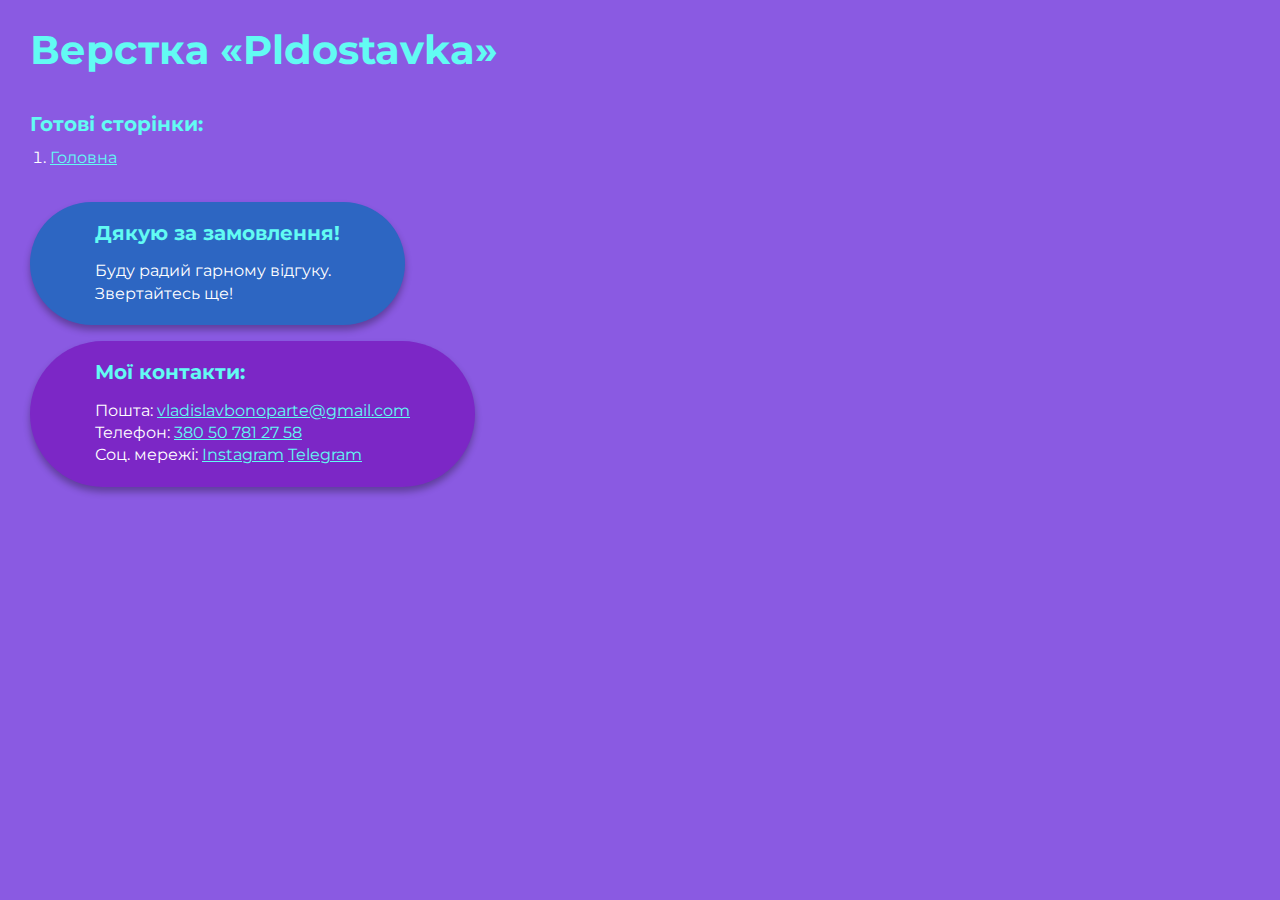
<file: index.html>
<!DOCTYPE html>
<html>

<head>
	<meta charset="UTF-8" />
	<meta name="viewport" content="width=device-width, initial-scale=1.0" />
	<title>Верстка «Pldostavka»</title>
</head>

<body>
	<div class="rootpage">
		<h1>Верстка «Pldostavka»</h1>
		<div class="rootpage__info"></div>
		<h2>Готові сторінки:</h2>
		<ol class="rootpage__list">
			<li><a target="_blank" href="home.html">Головна</a></li>
		</ol>
		<div class="rootpage__tnx">
			<h2>Дякую за замовлення!</h2>
			<p>Буду радий гарному відгуку.</p>
			<p>Звертайтесь ще!</p>
		</div>
		<div class="rootpage__contacts">
			<h2>Мої контакти:</h2>
			<p>
				Пошта:
				<a href="mailto:vladislavbonoparte@gmail.com">vladislavbonoparte@gmail.com</a>
			</p>
			<p>Телефон: <a href="tel:380507812758">380 50 781 27 58</a></p>
			<p>
				Соц. мережі:
				<a href="https://instagram.com/vladislavbonoparte" target="_blank">Instagram</a>
				<a href="https://t.me/nevmews">Telegram</a>
			</p>
		</div>
	</div>
</body>
<style>
	@charset "UTF-8";
	@import url("https://fonts.googleapis.com/css?family=Montserrat:regular,700&display=swap");

	*,
	*::before,
	*::after {
		padding: 0px;
		margin: 0px;
		border: 0px;
		box-sizing: border-box;
	}

	html,
	body {
		height: 100%;
		margin: 0;
		padding: 0;
		min-width: 320px;
		width: 100%;
		color: #fff;
		background-color: #8a5ae2;
	}

	body {
		font-family: Montserrat;
		font-size: 100%;
		line-height: 1;
		font-size: 1rem;
	}

	a {
		text-decoration: underline;
		color: #62fbf3;
	}

	a:visited {
		text-decoration: underline;
		color: rgba(98, 251, 243, 0.639);
	}

	a:hover {
		text-decoration: none;
	}

	ul li {
		list-style: none;
	}

	img {
		vertical-align: top;
	}

	.wrapper {
		width: 100%;
		min-height: 100%;
		overflow: hidden;
	}

	.rootpage {
		padding: 30px;
		display: flex;
		flex-direction: column;
		align-items: flex-start;
	}

	@media (max-width: 767px) {
		.rootpage {
			padding: 30px 15px;
		}
	}

	h1 {
		color: #62fbf3;
		font-size: 2.5rem;
		margin: 0px 0px 1.25rem 0px;
	}

	@media (max-width: 767px) {
		h1 {
			font-size: 1.85rem;
			margin: 0px 0px 1.25rem 0px;
		}
	}

	h2 {
		color: #62fbf3;
		font-size: 1.25rem;
		margin: 0px 0px 1rem 0px;
	}

	@media (max-width: 767px) {
		h2 {
			font-size: 1.125rem;
			margin: 0px 0px 1rem 0px;
		}
	}

	.rootpage__info {
		line-height: 1.4;
		margin: 0px 0px 1.5rem 0px;
	}

	.rootpage__list {
		margin: 0px 0px 2.25rem 1.25rem;
	}

	.rootpage__list li:not(:last-child) {
		margin: 0px 0px 15px 0px;
	}

	.rootpage__contacts,
	.rootpage__tnx {
		border-radius: 200px;
		padding: 20px 65px;
		line-height: 140%;
	}

	@media (max-width: 767px) {

		.rootpage__contacts,
		.rootpage__tnx {
			border-radius: 40px;
			padding: 20px;
		}
	}

	.rootpage__contacts {
		background: #7c27c6;
		box-shadow: 0 5px 7px rgba(0, 0, 0, 0.3);
	}

	.rootpage__contacts a {
		color: #62fbf3;
	}

	.rootpage__tnx {
		background: #2d66c2;
		margin: 0px 0px 1rem 0px;
		box-shadow: 0 5px 7px rgba(0, 0, 0, 0.3);
	}
</style>

</html>
</file>
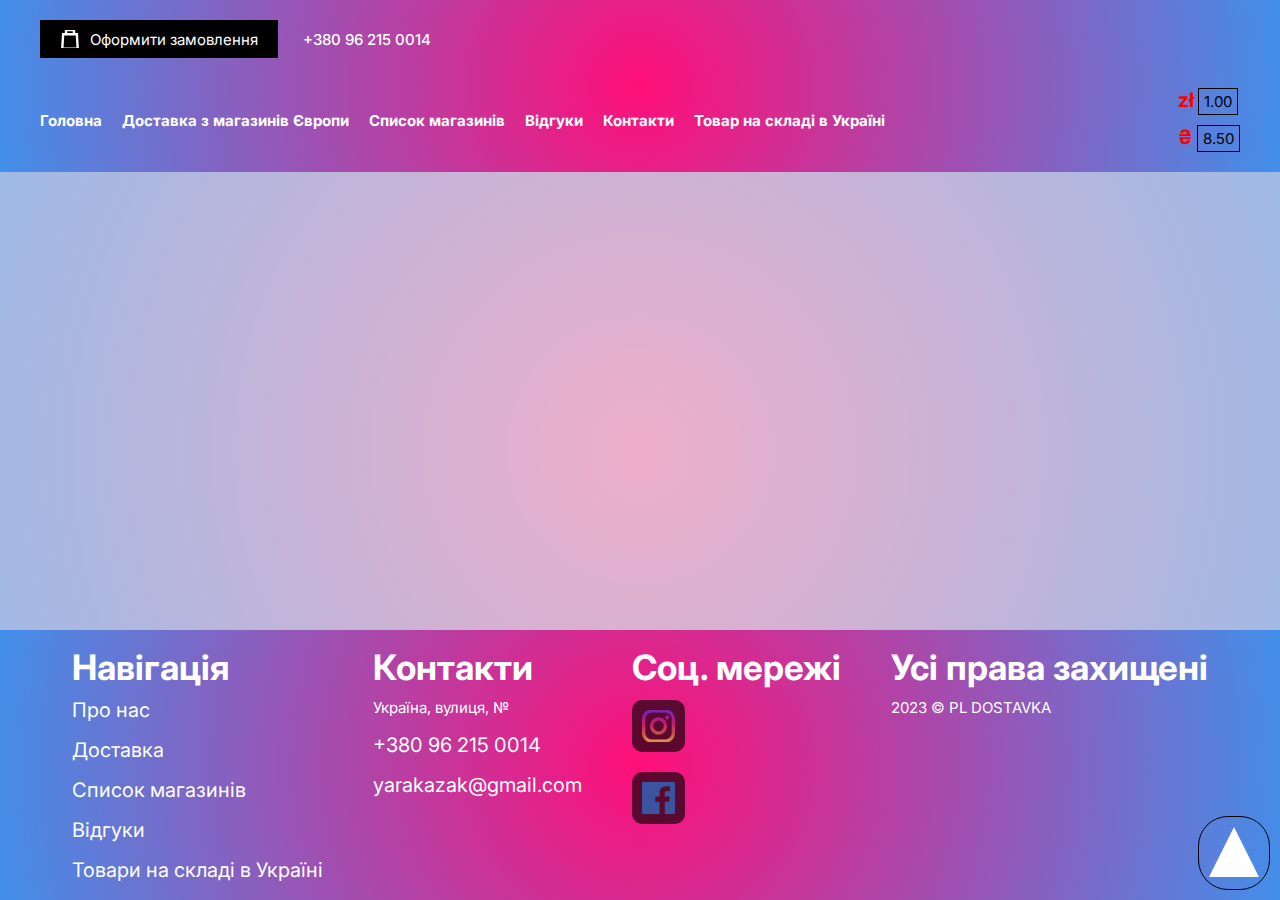
<file: about.html>
<!DOCTYPE html>
<html lang="uk">

<head>
	<title>Про нас</title>
	<meta charset="UTF-8">
	<meta name="format-detection" content="telephone=no">
	<!-- <style>body{opacity: 0;}</style> -->
	<link rel="stylesheet" href="css/style.min.css?_v=20230221135643">
	<link rel="shortcut icon" href="favicon.ico">
	<!-- <meta name="robots" content="noindex, nofollow"> -->
	<meta name="viewport" content="width=device-width, initial-scale=1.0">
</head>

<body>
	<div class="wrapper">
		<div class="page__arrow arrow">
			<a href="" class="arrow__item"><span></span></a>
		</div>
		<header class="header">
			<div class="header__container">
				<div class="header__top">
					<button type="button" class="menu__icon icon-menu"><span></span></button>
					<div data-da=".menu__body, 767.5" class="header__actions">
						<a href="booking.html" class="header__button">Оформити замовлення</a>
						<a class="header__call" href="tel:+380962150014">+380 96 215 0014</a>
					</div>
				</div>
				<div class="header__bottom">
					<div class="header__menu menu">
						<nav class="menu__body">
							<ul class="menu__list">
								<li class="menu__item"><a href="home.html" class="menu__link">Головна</a></li>
								<li class="menu__item"><a href="delivery.html" class="menu__link">Доставка з магазинів Європи</a></li>
								<li class="menu__item"><a href="list.html" class="menu__link">Список магазинів</a></li>
								<li class="menu__item"><a href="reviews.html" class="menu__link">Відгуки</a></li>
								<li class="menu__item"><a href="contacts.html" class="menu__link">Контакти</a></li>
								<li class="menu__item"><a href="stock.html" class="menu__link">Товар на складі в Україні</a></li>
							</ul>
						</nav>
					</div>
					<div class="header__rate rate">
						<ul class="rate__list">
							<li class="rate__item">
								<span>zł</span>
								<div class="rate__value">1.00</div>
							</li>
							<li class="rate__item">
								<span>₴</span>
								<div class="rate__value">8.50</div>
							</li>
						</ul>
					</div>
				</div>
			</div>
		</header>

		<main class="page"></main>
		<footer class="footer">
			<div class="footer__container">
				<div class="footer__menu">
					<h2 class="footer__title">Навігація</h2>
					<nav class="footer__nav nav">
						<ul class="nav__list">
							<li class="nav__item"><a href="about.html" class="nav__link">Про нас</a></li>
							<li class="nav__item"><a href="delivery.html" class="nav__link">Доставка</a></li>
							<li class="nav__item"><a href="list.html" class="nav__link">Список магазинів</a></li>
							<li class="nav__item"><a href="reviews.html" class="nav__link">Відгуки</a></li>
							<li class="nav__item"><a href="stock.html" class="nav__link">Товари на складі в Україні</a></li>
						</ul>
					</nav>
				</div>
				<div class="footer__contacts contacts">
					<h2 class="footer__title">Контакти</h2>
					<ul class="contacts__list">
						<li class="contacts__item">Україна, вулиця, №</li>
						<li class="contacts__item"><a href="tel:++380962150014" class="contacts__link">+380 96 215 0014</a></li>
						<li class="contacts__item"><a href="mailto: yarakazak@gmail.com" class="contacts__link"> yarakazak@gmail.com</a></li>
					</ul>
				</div>
				<div class="footer__social social">
					<h2 class="footer__title">Соц. мережі</h2>
					<ul class="social__list">
						<li class="social__item">
							<a href="https://www.instagram.com/p/CljUZ6UNMYS/?igshid=YmMyMTA2M2Y=" target="_blank" class="social__link">
								<picture><source srcset="img/footer/inst.webp" type="image/webp"><img src="img/footer/inst.png" alt="instagram" /></picture></a>
						</li>
						<li class="social__item">
							<a href="https://www.facebook.com/groups/1600153050379614" target="_blank" class="social__link">
								<picture><source srcset="img/footer/fb.webp" type="image/webp"><img src="img/footer/fb.png" alt="facebook" /></picture></a>
						</li>
					</ul>
				</div>
				<div class="footer__copyright">
					<h2 class="footer__title">Усі права захищені</h2>
					2023 © PL DOSTAVKA
				</div>
			</div>
		</footer>

	</div>
	<script src="js/app.min.js?_v=20230221135643"></script>
</body>

</html>
</file>
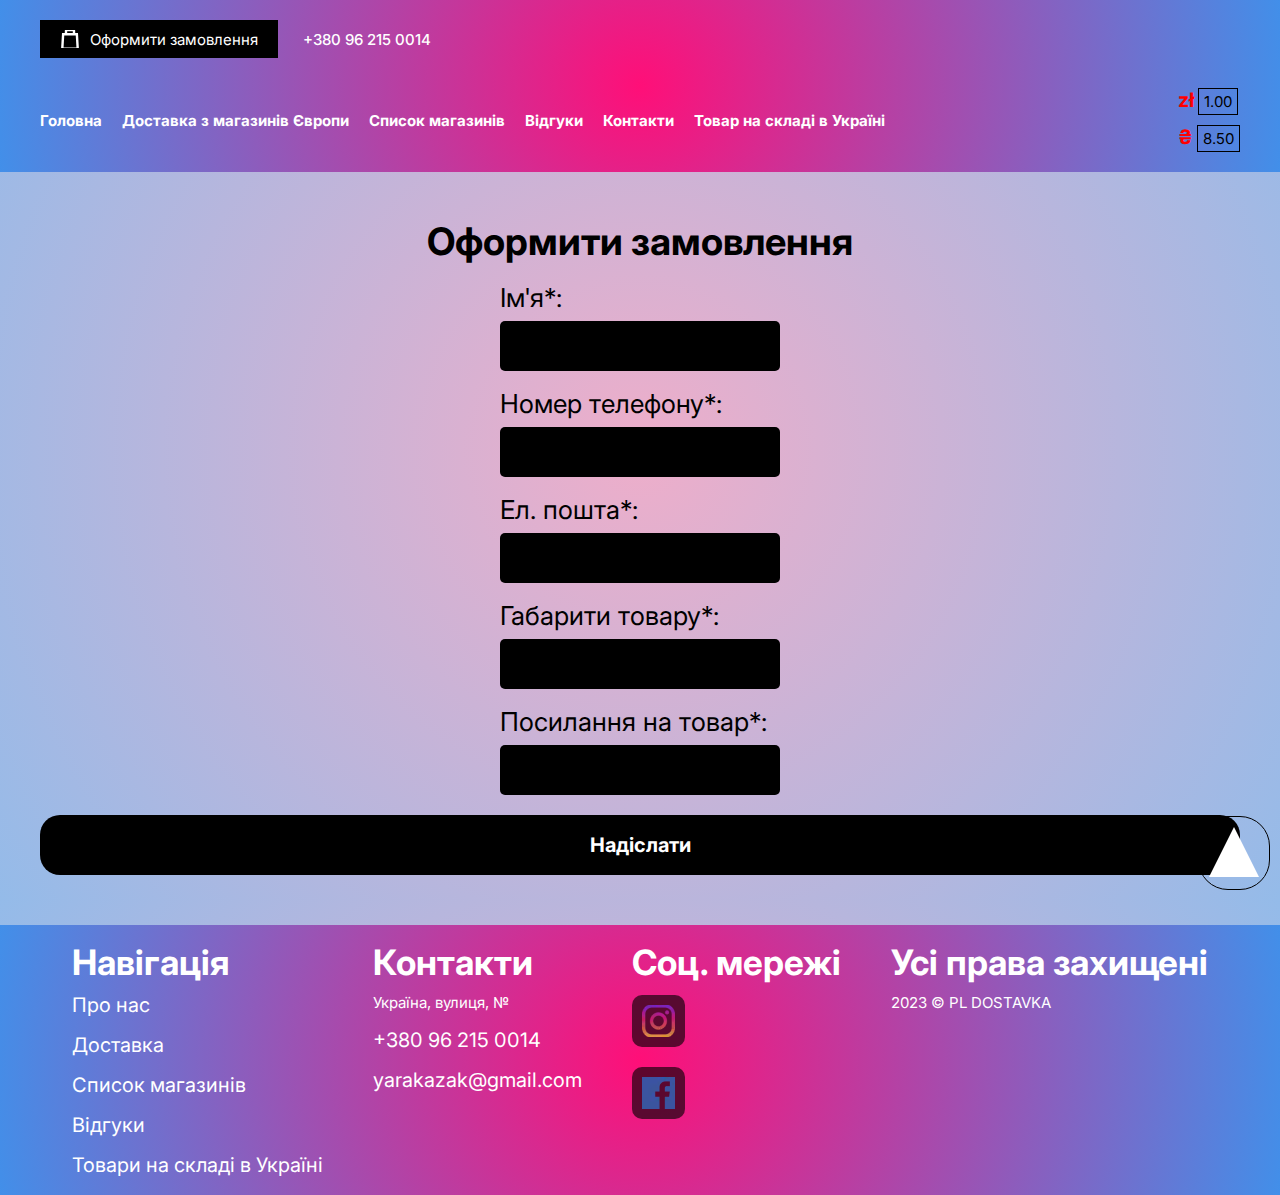
<file: booking.html>
<!DOCTYPE html>
<html lang="uk">

<head>
	<title>Оформлення замолвення</title>
	<meta charset="UTF-8">
	<meta name="format-detection" content="telephone=no">
	<!-- <style>body{opacity: 0;}</style> -->
	<link rel="stylesheet" href="css/style.min.css?_v=20230221135643">
	<link rel="shortcut icon" href="favicon.ico">
	<!-- <meta name="robots" content="noindex, nofollow"> -->
	<meta name="viewport" content="width=device-width, initial-scale=1.0">
</head>

<body>
	<div class="wrapper">
		<header class="header">
			<div class="header__container">
				<div class="header__top">
					<button type="button" class="menu__icon icon-menu"><span></span></button>
					<div data-da=".menu__body, 767.5" class="header__actions">
						<a href="booking.html" class="header__button">Оформити замовлення</a>
						<a class="header__call" href="tel:+380962150014">+380 96 215 0014</a>
					</div>
				</div>
				<div class="header__bottom">
					<div class="header__menu menu">
						<nav class="menu__body">
							<ul class="menu__list">
								<li class="menu__item"><a href="home.html" class="menu__link">Головна</a></li>
								<li class="menu__item"><a href="delivery.html" class="menu__link">Доставка з магазинів Європи</a></li>
								<li class="menu__item"><a href="list.html" class="menu__link">Список магазинів</a></li>
								<li class="menu__item"><a href="reviews.html" class="menu__link">Відгуки</a></li>
								<li class="menu__item"><a href="contacts.html" class="menu__link">Контакти</a></li>
								<li class="menu__item"><a href="stock.html" class="menu__link">Товар на складі в Україні</a></li>
							</ul>
						</nav>
					</div>
					<div class="header__rate rate">
						<ul class="rate__list">
							<li class="rate__item">
								<span>zł</span>
								<div class="rate__value">1.00</div>
							</li>
							<li class="rate__item">
								<span>₴</span>
								<div class="rate__value">8.50</div>
							</li>
						</ul>
					</div>
				</div>
			</div>
		</header>

		<main class="page">
			<div class="page__arrow arrow">
				<a href="" class="arrow__item"><span></span></a>
			</div>
			<section class="page__form form">
				<div class="form__container">
					<form action="telegram.php" method="POST" class="form__body">
						<h2 class="form__title">Оформити замовлення</h2>
						<div class="form__item">
							<label class="form__label" for="formName">Ім'я*:</label>
							<input id="formName" name="name" class="form__input _req" type="text" />
						</div>
						<div class="form__item">
							<label class="form__label" for="formPhone">Номер телефону*:</label>
							<input id="formPhone" name="phone" class="form__input _req" type="tel" />
						</div>
						<div class="form__item">
							<label class="form__label" for="formEmail">Ел. пошта*:</label>
							<input id="formEmail" name="email" class="form__input _req" type="email" />
						</div>
						<div class="form__item">
							<label class="form__label" for="formInfo">Габарити товару*:</label>
							<input id="formInfo" name="info" class="form__input _reqt" type="text" />
						</div>
						<div class="form__item">
							<label class="form__label" for="formLink">Посилання на товар*:</label>
							<input id="formLink" name="link" class="form__input _req" type="text" />
						</div>
						<button type="submit" class="form__button">Надіслати</button>
					</form>
				</div>
			</section>
		</main>
		<footer class="footer">
			<div class="footer__container">
				<div class="footer__menu">
					<h2 class="footer__title">Навігація</h2>
					<nav class="footer__nav nav">
						<ul class="nav__list">
							<li class="nav__item"><a href="about.html" class="nav__link">Про нас</a></li>
							<li class="nav__item"><a href="delivery.html" class="nav__link">Доставка</a></li>
							<li class="nav__item"><a href="list.html" class="nav__link">Список магазинів</a></li>
							<li class="nav__item"><a href="reviews.html" class="nav__link">Відгуки</a></li>
							<li class="nav__item"><a href="stock.html" class="nav__link">Товари на складі в Україні</a></li>
						</ul>
					</nav>
				</div>
				<div class="footer__contacts contacts">
					<h2 class="footer__title">Контакти</h2>
					<ul class="contacts__list">
						<li class="contacts__item">Україна, вулиця, №</li>
						<li class="contacts__item"><a href="tel:++380962150014" class="contacts__link">+380 96 215 0014</a></li>
						<li class="contacts__item"><a href="mailto: yarakazak@gmail.com" class="contacts__link"> yarakazak@gmail.com</a></li>
					</ul>
				</div>
				<div class="footer__social social">
					<h2 class="footer__title">Соц. мережі</h2>
					<ul class="social__list">
						<li class="social__item">
							<a href="https://www.instagram.com/p/CljUZ6UNMYS/?igshid=YmMyMTA2M2Y=" target="_blank" class="social__link">
								<picture><source srcset="img/footer/inst.webp" type="image/webp"><img src="img/footer/inst.png" alt="instagram" /></picture></a>
						</li>
						<li class="social__item">
							<a href="https://www.facebook.com/groups/1600153050379614" target="_blank" class="social__link">
								<picture><source srcset="img/footer/fb.webp" type="image/webp"><img src="img/footer/fb.png" alt="facebook" /></picture></a>
						</li>
					</ul>
				</div>
				<div class="footer__copyright">
					<h2 class="footer__title">Усі права захищені</h2>
					2023 © PL DOSTAVKA
				</div>
			</div>
		</footer>

	</div>
	<script src="js/app.min.js?_v=20230221135643"></script>
</body>

</html>
</file>
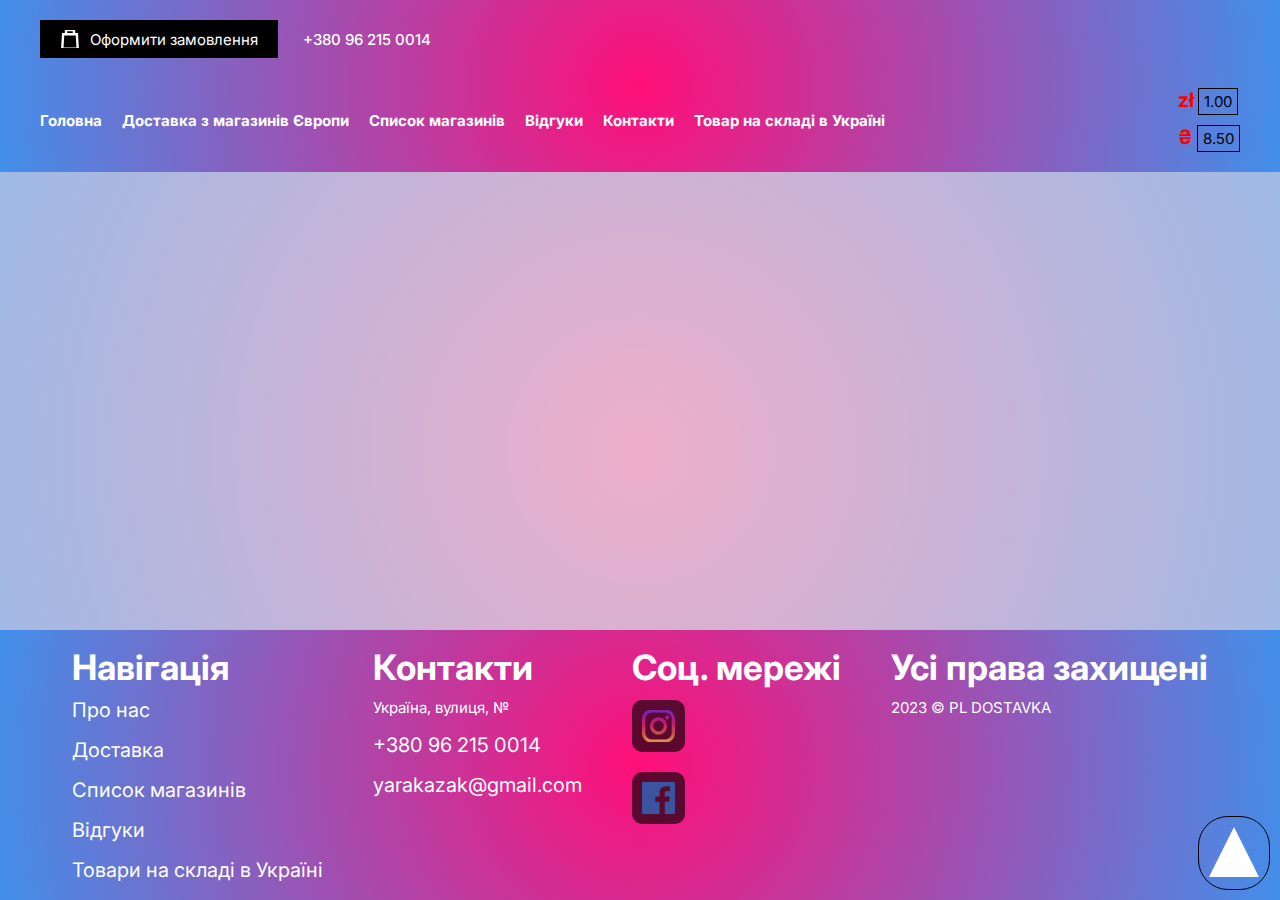
<file: contacts.html>
<!DOCTYPE html>
<html lang="uk">

<head>
	<title>Контакти</title>
	<meta charset="UTF-8">
	<meta name="format-detection" content="telephone=no">
	<!-- <style>body{opacity: 0;}</style> -->
	<link rel="stylesheet" href="css/style.min.css?_v=20230221135643">
	<link rel="shortcut icon" href="favicon.ico">
	<!-- <meta name="robots" content="noindex, nofollow"> -->
	<meta name="viewport" content="width=device-width, initial-scale=1.0">
</head>

<body>
	<div class="wrapper">
		<header class="header">
			<div class="header__container">
				<div class="header__top">
					<button type="button" class="menu__icon icon-menu"><span></span></button>
					<div data-da=".menu__body, 767.5" class="header__actions">
						<a href="booking.html" class="header__button">Оформити замовлення</a>
						<a class="header__call" href="tel:+380962150014">+380 96 215 0014</a>
					</div>
				</div>
				<div class="header__bottom">
					<div class="header__menu menu">
						<nav class="menu__body">
							<ul class="menu__list">
								<li class="menu__item"><a href="home.html" class="menu__link">Головна</a></li>
								<li class="menu__item"><a href="delivery.html" class="menu__link">Доставка з магазинів Європи</a></li>
								<li class="menu__item"><a href="list.html" class="menu__link">Список магазинів</a></li>
								<li class="menu__item"><a href="reviews.html" class="menu__link">Відгуки</a></li>
								<li class="menu__item"><a href="contacts.html" class="menu__link">Контакти</a></li>
								<li class="menu__item"><a href="stock.html" class="menu__link">Товар на складі в Україні</a></li>
							</ul>
						</nav>
					</div>
					<div class="header__rate rate">
						<ul class="rate__list">
							<li class="rate__item">
								<span>zł</span>
								<div class="rate__value">1.00</div>
							</li>
							<li class="rate__item">
								<span>₴</span>
								<div class="rate__value">8.50</div>
							</li>
						</ul>
					</div>
				</div>
			</div>
		</header>

		<main class="page">
			<div class="page__arrow arrow">
				<a href="" class="arrow__item"><span></span></a>
			</div>
		</main>
		<footer class="footer">
			<div class="footer__container">
				<div class="footer__menu">
					<h2 class="footer__title">Навігація</h2>
					<nav class="footer__nav nav">
						<ul class="nav__list">
							<li class="nav__item"><a href="about.html" class="nav__link">Про нас</a></li>
							<li class="nav__item"><a href="delivery.html" class="nav__link">Доставка</a></li>
							<li class="nav__item"><a href="list.html" class="nav__link">Список магазинів</a></li>
							<li class="nav__item"><a href="reviews.html" class="nav__link">Відгуки</a></li>
							<li class="nav__item"><a href="stock.html" class="nav__link">Товари на складі в Україні</a></li>
						</ul>
					</nav>
				</div>
				<div class="footer__contacts contacts">
					<h2 class="footer__title">Контакти</h2>
					<ul class="contacts__list">
						<li class="contacts__item">Україна, вулиця, №</li>
						<li class="contacts__item"><a href="tel:++380962150014" class="contacts__link">+380 96 215 0014</a></li>
						<li class="contacts__item"><a href="mailto: yarakazak@gmail.com" class="contacts__link"> yarakazak@gmail.com</a></li>
					</ul>
				</div>
				<div class="footer__social social">
					<h2 class="footer__title">Соц. мережі</h2>
					<ul class="social__list">
						<li class="social__item">
							<a href="https://www.instagram.com/p/CljUZ6UNMYS/?igshid=YmMyMTA2M2Y=" target="_blank" class="social__link">
								<picture><source srcset="img/footer/inst.webp" type="image/webp"><img src="img/footer/inst.png" alt="instagram" /></picture></a>
						</li>
						<li class="social__item">
							<a href="https://www.facebook.com/groups/1600153050379614" target="_blank" class="social__link">
								<picture><source srcset="img/footer/fb.webp" type="image/webp"><img src="img/footer/fb.png" alt="facebook" /></picture></a>
						</li>
					</ul>
				</div>
				<div class="footer__copyright">
					<h2 class="footer__title">Усі права захищені</h2>
					2023 © PL DOSTAVKA
				</div>
			</div>
		</footer>

	</div>
	<script src="js/app.min.js?_v=20230221135643"></script>
</body>

</html>
</file>
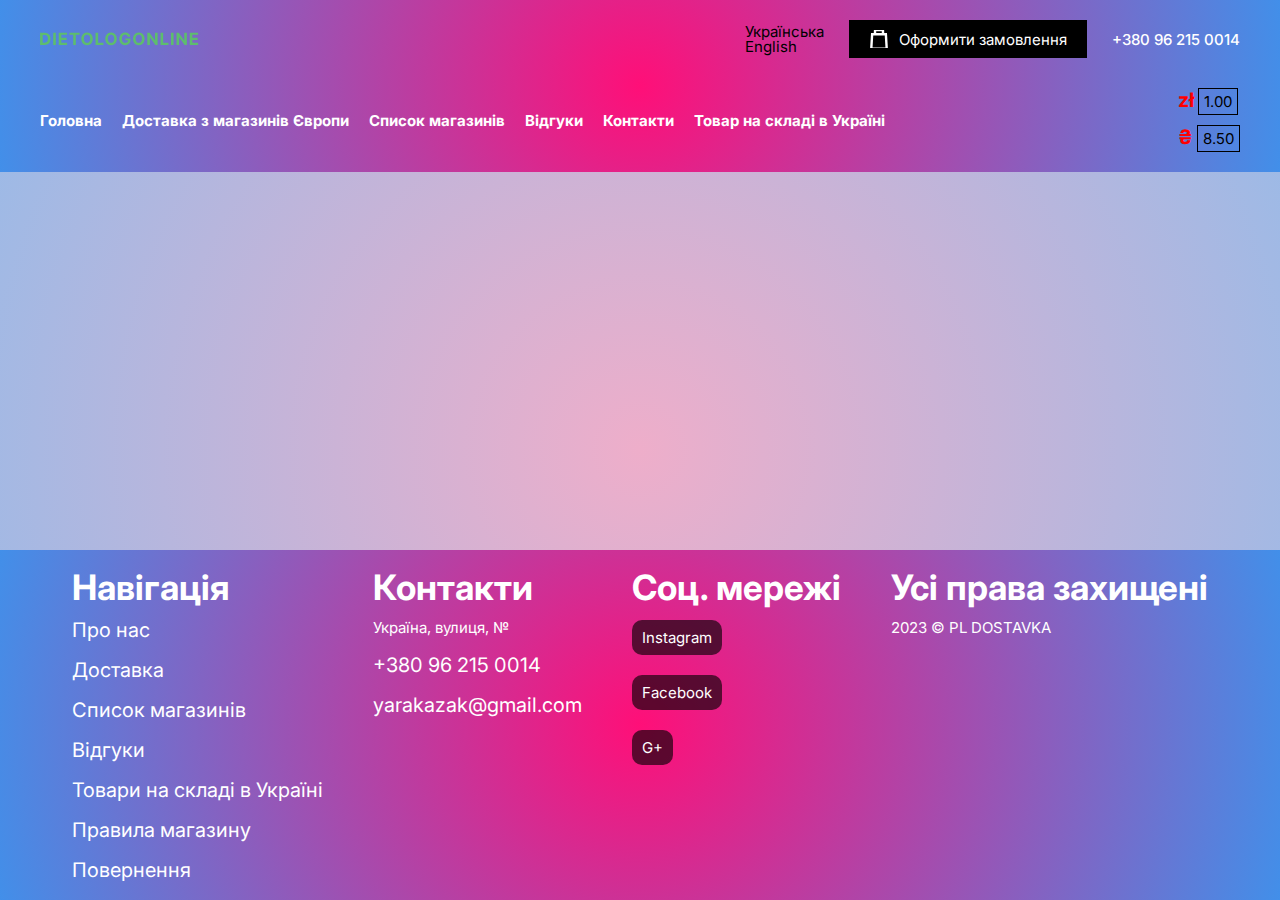
<file: delivery.html>
<!DOCTYPE html>
<html lang="uk">

<head>
	<title>HomePage</title>
	<meta charset="UTF-8">
	<meta name="format-detection" content="telephone=no">
	<!-- <style>body{opacity: 0;}</style> -->
	<link rel="stylesheet" href="css/style.min.css?_v=20230220081846">
	<link rel="shortcut icon" href="favicon.ico">
	<!-- <meta name="robots" content="noindex, nofollow"> -->
	<meta name="viewport" content="width=device-width, initial-scale=1.0">
</head>

<body>
	<div class="wrapper">
		<header class="header">
			<div class="header__container">
				<div class="header__top">
					<a href="home.html" class="header__logo"><img src="img/header/logo.svg" alt="" /></a>
					<button type="button" class="menu__icon icon-menu"><span></span></button>
					<div data-da=".menu__body, 767.5" class="header__actions">
						<div class="header__languages languages">
							<ul class="languages__list">
								<li class="languages__item"><a href="" class="languages__language">Українська</a></li>
								<li class="languages__item"><a href="" class="languages__language">English</a></li>
							</ul>
						</div>
						<a href="booking.html" class="header__button">Оформити замовлення</a>
						<a class="header__call" href="tel:+380962150014">+380 96 215 0014</a>
					</div>
				</div>
				<div class="header__bottom">
					<div class="header__menu menu">
						<nav class="menu__body">
							<ul class="menu__list">
								<li class="menu__item"><a href="home.html" class="menu__link">Головна</a></li>
								<li class="menu__item"><a href="delivery.html" class="menu__link">Доставка з магазинів Європи</a></li>
								<li class="menu__item"><a href="list.html" class="menu__link">Список магазинів</a></li>
								<li class="menu__item"><a href="reviews.html" class="menu__link">Відгуки</a></li>
								<li class="menu__item"><a href="contacts.html" class="menu__link">Контакти</a></li>
								<li class="menu__item"><a href="stock.html" class="menu__link">Товар на складі в Україні</a></li>
							</ul>
						</nav>
					</div>
					<div class="header__rate rate">
						<ul class="rate__list">
							<li class="rate__item">
								<span>zł</span>
								<div class="rate__value">1.00</div>
							</li>
							<li class="rate__item">
								<span>₴</span>
								<div class="rate__value">8.50</div>
							</li>
						</ul>
					</div>
				</div>
			</div>
		</header>

		<main class="page"></main>
		<footer class="footer">
			<div class="footer__container">
				<div class="footer__menu">
					<h2 class="footer__title">Навігація</h2>
					<nav class="footer__nav nav">
						<ul class="nav__list">
							<li class="nav__item"><a href="" class="nav__link">Про нас</a></li>
							<li class="nav__item"><a href="" class="nav__link">Доставка</a></li>
							<li class="nav__item"><a href="" class="nav__link">Список магазинів</a></li>
							<li class="nav__item"><a href="" class="nav__link">Відгуки</a></li>
							<li class="nav__item"><a href="" class="nav__link">Товари на складі в Україні</a></li>
							<li class="nav__item"><a href="" class="nav__link">Правила магазину</a></li>
							<li class="nav__item"><a href="" class="nav__link">Повернення</a></li>
						</ul>
					</nav>
				</div>
				<div class="footer__contacts contacts">
					<h2 class="footer__title">Контакти</h2>
					<ul class="contacts__list">
						<li class="contacts__item">Україна, вулиця, №</li>
						<li class="contacts__item"><a href="tel:++380962150014" class="contacts__link">+380 96 215 0014</a></li>
						<li class="contacts__item"><a href="mailto: yarakazak@gmail.com" class="contacts__link"> yarakazak@gmail.com</a></li>
					</ul>
				</div>
				<div class="footer__social social">
					<h2 class="footer__title">Соц. мережі</h2>
					<ul class="social__list">
						<li class="social__item"><a href="" class="social__link">Instagram</a></li>
						<li class="social__item"><a href="" class="social__link">Facebook</a></li>
						<li class="social__item"><a href="" class="social__link">G+</a></li>
					</ul>
				</div>
				<div class="footer__copyright">
					<h2 class="footer__title">Усі права захищені</h2>
					2023 © PL DOSTAVKA
				</div>
			</div>
		</footer>

	</div>
	<script src="js/app.min.js?_v=20230220081846"></script>
</body>

</html>
</file>
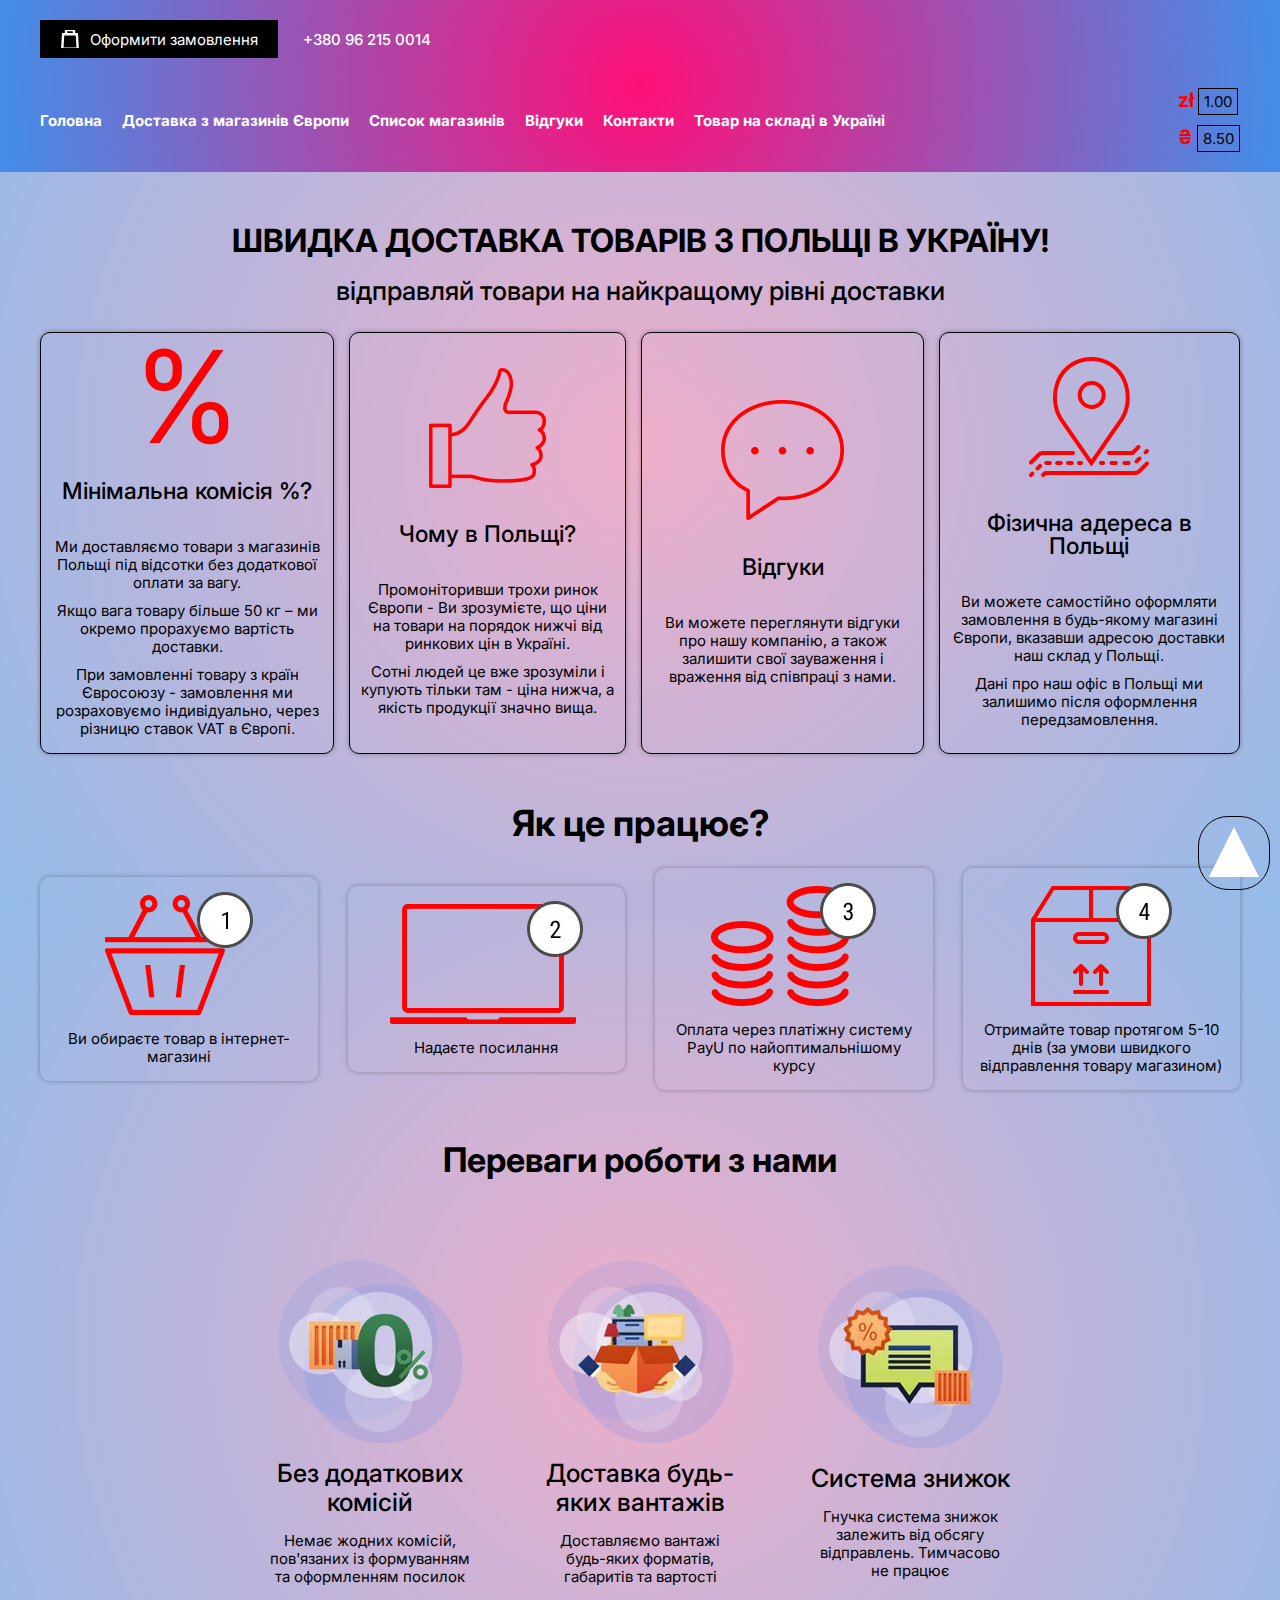
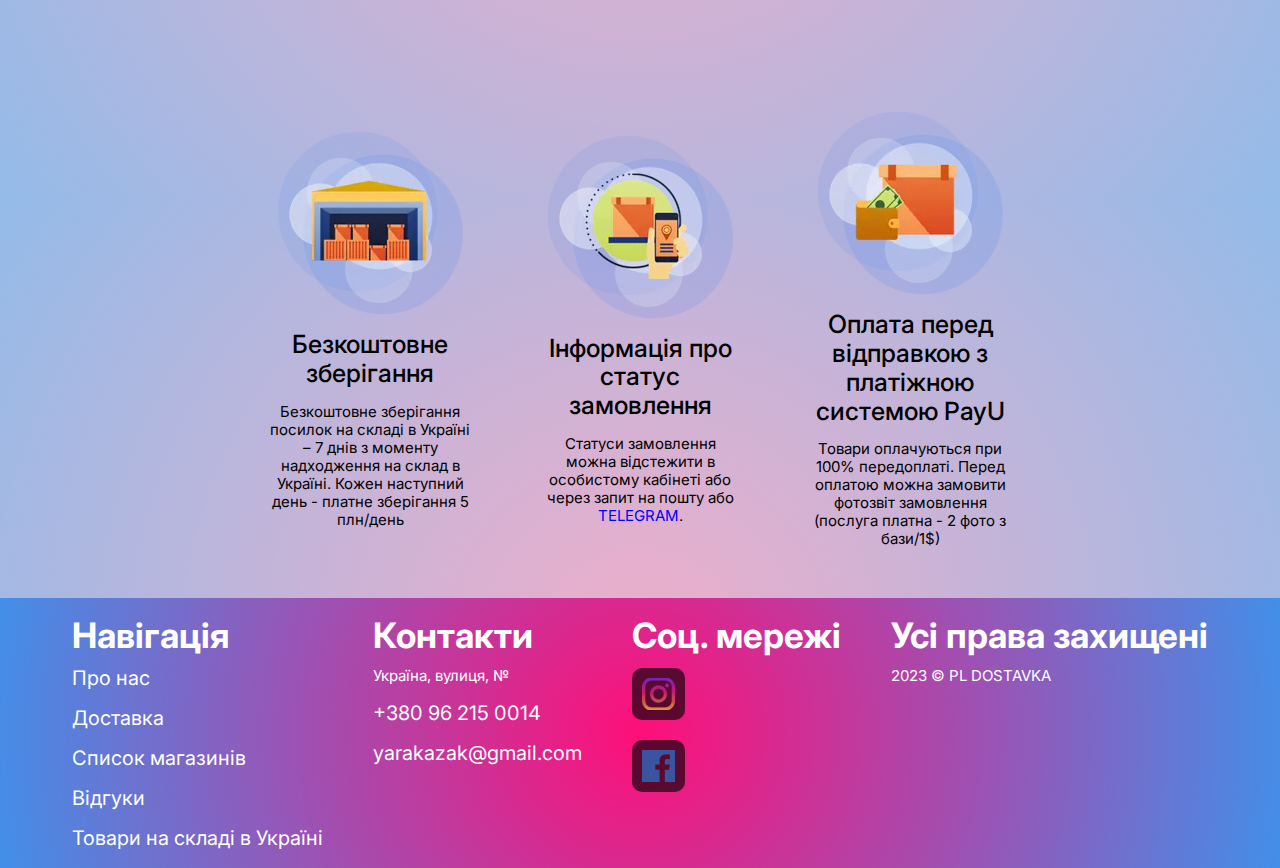
<file: home.html>
<!DOCTYPE html>
<html lang="uk">

<head>
	<title>Головна</title>
	<meta charset="UTF-8">
	<meta name="format-detection" content="telephone=no">
	<!-- <style>body{opacity: 0;}</style> -->
	<link rel="stylesheet" href="css/style.min.css?_v=20230221135643">
	<link rel="shortcut icon" href="favicon.ico">
	<!-- <meta name="robots" content="noindex, nofollow"> -->
	<meta name="viewport" content="width=device-width, initial-scale=1.0">
</head>

<body>
	<div class="wrapper">
		<header class="header">
			<div class="header__container">
				<div class="header__top">
					<button type="button" class="menu__icon icon-menu"><span></span></button>
					<div data-da=".menu__body, 767.5" class="header__actions">
						<a href="booking.html" class="header__button">Оформити замовлення</a>
						<a class="header__call" href="tel:+380962150014">+380 96 215 0014</a>
					</div>
				</div>
				<div class="header__bottom">
					<div class="header__menu menu">
						<nav class="menu__body">
							<ul class="menu__list">
								<li class="menu__item"><a href="home.html" class="menu__link">Головна</a></li>
								<li class="menu__item"><a href="delivery.html" class="menu__link">Доставка з магазинів Європи</a></li>
								<li class="menu__item"><a href="list.html" class="menu__link">Список магазинів</a></li>
								<li class="menu__item"><a href="reviews.html" class="menu__link">Відгуки</a></li>
								<li class="menu__item"><a href="contacts.html" class="menu__link">Контакти</a></li>
								<li class="menu__item"><a href="stock.html" class="menu__link">Товар на складі в Україні</a></li>
							</ul>
						</nav>
					</div>
					<div class="header__rate rate">
						<ul class="rate__list">
							<li class="rate__item">
								<span>zł</span>
								<div class="rate__value">1.00</div>
							</li>
							<li class="rate__item">
								<span>₴</span>
								<div class="rate__value">8.50</div>
							</li>
						</ul>
					</div>
				</div>
			</div>
		</header>

		<main class="page">
			<div class="page__arrow arrow">
				<a href="" class="arrow__item"><span></span></a>
			</div>
			<section class="page__main-block main-block">
				<div class="main-block__container">
					<div class="main-block__label">
						<h1 class="main-block__title">ШВИДКА ДОСТАВКА ТОВАРІВ З ПОЛЬЩІ В УКРАЇНУ!</h1>
						<h2 class="main-block__subtitle">відправляй товари на найкращому рівні доставки</h2>
					</div>
					<div class="main-block__row">
						<div class="main-block__column">
							<div class="main-block__icon">
								<picture><source srcset="img/MainBlock/01.webp" type="image/webp"><img src="img/MainBlock/01.png" alt="" /></picture>
							</div>
							<h3 class="main-block__caption">Мінімальна комісія %?</h3>
							<div class="main-block__text">
								<p>Ми доставляємо товари з магазинів Польщі під відсотки без додаткової оплати за вагу.</p>
								<p>Якщо вага товару більше 50 кг – ми окремо прорахуємо вартість доставки.</p>
								<p>
									При замовленні товару з країн Євросоюзу - замовлення ми розраховуємо індивідуально, через різницю ставок VAT в Європі.
								</p>
							</div>
						</div>
						<div class="main-block__column">
							<div class="main-block__icon">
								<picture><source srcset="img/MainBlock/02.webp" type="image/webp"><img src="img/MainBlock/02.png" alt="" /></picture>
							</div>
							<h3 class="main-block__caption">Чому в Польщі?</h3>
							<div class="main-block__text">
								<p>Промоніторивши трохи ринок Європи - Ви зрозумієте, що ціни на товари на порядок нижчі від ринкових цін в Україні.</p>
								<p>Сотні людей це вже зрозуміли і купують тільки там - ціна нижча, а якість продукції значно вища.</p>
							</div>
						</div>
						<div class="main-block__column">
							<div class="main-block__icon">
								<picture><source srcset="img/MainBlock/03.webp" type="image/webp"><img src="img/MainBlock/03.png" alt="" /></picture>
							</div>
							<h3 class="main-block__caption">Відгуки</h3>
							<div class="main-block__text">
								<p>Ви можете переглянути відгуки про нашу компанію, а також залишити свої зауваження і враження від співпраці з нами.</p>
							</div>
						</div>
						<div class="main-block__column">
							<div class="main-block__icon">
								<picture><source srcset="img/MainBlock/04.webp" type="image/webp"><img src="img/MainBlock/04.png" alt="" /></picture>
							</div>
							<h3 class="main-block__caption">Фізична адереса в Польщі</h3>
							<div class="main-block__text">
								<p>
									Ви можете самостійно оформляти замовлення в будь-якому магазині Європи, вказавши адресою доставки наш склад у Польщі.
								</p>
								<p>Дані про наш офіс в Польщі ми залишимо після оформлення передзамовлення.</p>
							</div>
						</div>
					</div>
				</div>
			</section>
			<section class="page__how how">
				<div class="how__container">
					<h2 class="how__title">Як це працює?</h2>
					<div class="how__row">
						<div class="how__column">
							<div class="how__icon">
								<picture><source srcset="img/how/01.webp" type="image/webp"><img src="img/how/01.png" alt="" /></picture>
							</div>
							<div class="how__text">
								<p>Ви обираєте товар в інтернет-магазині</p>
							</div>
						</div>
						<div class="how__column">
							<div class="how__icon">
								<picture><source srcset="img/how/02.webp" type="image/webp"><img src="img/how/02.png" alt="" /></picture>
							</div>
							<div class="how__text">
								<p>Надаєте посилання</p>
							</div>
						</div>
						<div class="how__column">
							<div class="how__icon">
								<picture><source srcset="img/how/03.webp" type="image/webp"><img src="img/how/03.png" alt="" /></picture>
							</div>
							<div class="how__text">
								<p>Оплата через платіжну систему PayU по найоптимальнішому курсу</p>
							</div>
						</div>
						<div class="how__column">
							<div class="how__icon">
								<picture><source srcset="img/how/04.webp" type="image/webp"><img src="img/how/04.png" alt="" /></picture>
							</div>
							<div class="how__text">
								<p>Отримайте товар протягом 5-10 днів (за умови швидкого відправлення товару магазином)</p>
							</div>
						</div>
					</div>
				</div>
			</section>
			<section class="page__features features">
				<div class="features__container">
					<h2 class="features__title">Переваги роботи з нами</h2>
					<div class="features__row">
						<div class="features__column">
							<div class="features__icon">
								<picture><source srcset="img/features/01.webp" type="image/webp"><img src="img/features/01.png" alt="" /></picture>
							</div>
							<h3 class="features__caption">Без додаткових комісій</h3>
							<div class="features__text">
								<p>Немає жодних комісій, пов'язаних із формуванням та оформленням посилок</p>
							</div>
						</div>
						<div class="features__column">
							<div class="features__icon">
								<picture><source srcset="img/features/02.webp" type="image/webp"><img src="img/features/02.png" alt="" /></picture>
							</div>
							<h3 class="features__caption">Безкоштовне зберігання</h3>
							<div class="features__text">
								<p>
									Безкоштовне зберігання посилок на складі в Україні – 7 днів з моменту надходження на склад в Україні. Кожен наступний
									день - платне зберігання 5 плн/день
								</p>
							</div>
						</div>
						<div class="features__column">
							<div class="features__icon">
								<picture><source srcset="img/features/03.webp" type="image/webp"><img src="img/features/03.png" alt="" /></picture>
							</div>
							<h3 class="features__caption">Доставка будь-яких вантажів</h3>
							<div class="features__text">
								<p>Доставляємо вантажі будь-яких форматів, габаритів та вартості</p>
							</div>
						</div>
						<div class="features__column">
							<div class="features__icon">
								<picture><source srcset="img/features/04.webp" type="image/webp"><img src="img/features/04.png" alt="" /></picture>
							</div>
							<h3 class="features__caption">Інформація про статус замовлення</h3>
							<div class="features__text">
								<p>
									Статуси замовлення можна відстежити в особистому кабінеті або через запит на пошту або
									<a style="color: blue" href="https://t.me/pldostavka">TELEGRAM</a>.
								</p>
							</div>
						</div>
						<div class="features__column">
							<div class="features__icon">
								<picture><source srcset="img/features/05.webp" type="image/webp"><img src="img/features/05.png" alt="" /></picture>
							</div>
							<h3 class="features__caption">Система знижок</h3>
							<div class="features__text">
								<p>Гнучка система знижок залежить від обсягу відправлень. Тимчасово не працює</p>
							</div>
						</div>
						<div class="features__column">
							<div class="features__icon">
								<picture><source srcset="img/features/06.webp" type="image/webp"><img src="img/features/06.png" alt="" /></picture>
							</div>
							<h3 class="features__caption">Оплата перед відправкою з платіжною системою PayU</h3>
							<div class="features__text">
								<p>
									Товари оплачуються при 100% передоплаті. Перед оплатою можна замовити фотозвіт замовлення (послуга платна - 2 фото з
									бази/1$)
								</p>
							</div>
						</div>
					</div>
				</div>
			</section>
		</main>
		<footer class="footer">
			<div class="footer__container">
				<div class="footer__menu">
					<h2 class="footer__title">Навігація</h2>
					<nav class="footer__nav nav">
						<ul class="nav__list">
							<li class="nav__item"><a href="about.html" class="nav__link">Про нас</a></li>
							<li class="nav__item"><a href="delivery.html" class="nav__link">Доставка</a></li>
							<li class="nav__item"><a href="list.html" class="nav__link">Список магазинів</a></li>
							<li class="nav__item"><a href="reviews.html" class="nav__link">Відгуки</a></li>
							<li class="nav__item"><a href="stock.html" class="nav__link">Товари на складі в Україні</a></li>
						</ul>
					</nav>
				</div>
				<div class="footer__contacts contacts">
					<h2 class="footer__title">Контакти</h2>
					<ul class="contacts__list">
						<li class="contacts__item">Україна, вулиця, №</li>
						<li class="contacts__item"><a href="tel:++380962150014" class="contacts__link">+380 96 215 0014</a></li>
						<li class="contacts__item"><a href="mailto: yarakazak@gmail.com" class="contacts__link"> yarakazak@gmail.com</a></li>
					</ul>
				</div>
				<div class="footer__social social">
					<h2 class="footer__title">Соц. мережі</h2>
					<ul class="social__list">
						<li class="social__item">
							<a href="https://www.instagram.com/p/CljUZ6UNMYS/?igshid=YmMyMTA2M2Y=" target="_blank" class="social__link">
								<picture><source srcset="img/footer/inst.webp" type="image/webp"><img src="img/footer/inst.png" alt="instagram" /></picture></a>
						</li>
						<li class="social__item">
							<a href="https://www.facebook.com/groups/1600153050379614" target="_blank" class="social__link">
								<picture><source srcset="img/footer/fb.webp" type="image/webp"><img src="img/footer/fb.png" alt="facebook" /></picture></a>
						</li>
					</ul>
				</div>
				<div class="footer__copyright">
					<h2 class="footer__title">Усі права захищені</h2>
					2023 © PL DOSTAVKA
				</div>
			</div>
		</footer>

	</div>
	<script src="js/app.min.js?_v=20230221135643"></script>
</body>

</html>
</file>
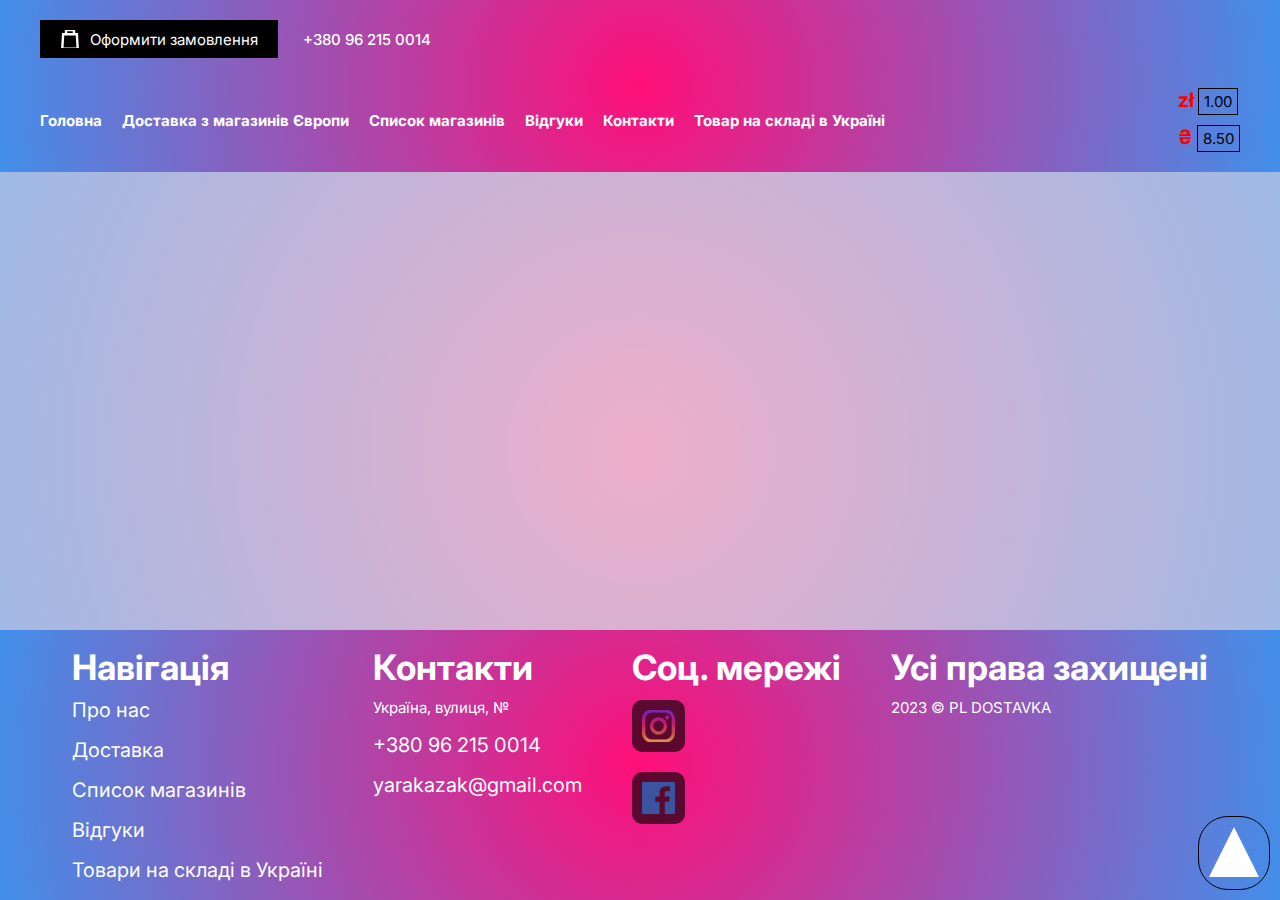
<file: list.html>
<!DOCTYPE html>
<html lang="uk">

<head>
	<title>Список магазинів</title>
	<meta charset="UTF-8">
	<meta name="format-detection" content="telephone=no">
	<!-- <style>body{opacity: 0;}</style> -->
	<link rel="stylesheet" href="css/style.min.css?_v=20230221135643">
	<link rel="shortcut icon" href="favicon.ico">
	<!-- <meta name="robots" content="noindex, nofollow"> -->
	<meta name="viewport" content="width=device-width, initial-scale=1.0">
</head>

<body>
	<div class="wrapper">
		<header class="header">
			<div class="header__container">
				<div class="header__top">
					<button type="button" class="menu__icon icon-menu"><span></span></button>
					<div data-da=".menu__body, 767.5" class="header__actions">
						<a href="booking.html" class="header__button">Оформити замовлення</a>
						<a class="header__call" href="tel:+380962150014">+380 96 215 0014</a>
					</div>
				</div>
				<div class="header__bottom">
					<div class="header__menu menu">
						<nav class="menu__body">
							<ul class="menu__list">
								<li class="menu__item"><a href="home.html" class="menu__link">Головна</a></li>
								<li class="menu__item"><a href="delivery.html" class="menu__link">Доставка з магазинів Європи</a></li>
								<li class="menu__item"><a href="list.html" class="menu__link">Список магазинів</a></li>
								<li class="menu__item"><a href="reviews.html" class="menu__link">Відгуки</a></li>
								<li class="menu__item"><a href="contacts.html" class="menu__link">Контакти</a></li>
								<li class="menu__item"><a href="stock.html" class="menu__link">Товар на складі в Україні</a></li>
							</ul>
						</nav>
					</div>
					<div class="header__rate rate">
						<ul class="rate__list">
							<li class="rate__item">
								<span>zł</span>
								<div class="rate__value">1.00</div>
							</li>
							<li class="rate__item">
								<span>₴</span>
								<div class="rate__value">8.50</div>
							</li>
						</ul>
					</div>
				</div>
			</div>
		</header>

		<main class="page">
			<div class="page__arrow arrow">
				<a href="" class="arrow__item"><span></span></a>
			</div>
		</main>
		<footer class="footer">
			<div class="footer__container">
				<div class="footer__menu">
					<h2 class="footer__title">Навігація</h2>
					<nav class="footer__nav nav">
						<ul class="nav__list">
							<li class="nav__item"><a href="about.html" class="nav__link">Про нас</a></li>
							<li class="nav__item"><a href="delivery.html" class="nav__link">Доставка</a></li>
							<li class="nav__item"><a href="list.html" class="nav__link">Список магазинів</a></li>
							<li class="nav__item"><a href="reviews.html" class="nav__link">Відгуки</a></li>
							<li class="nav__item"><a href="stock.html" class="nav__link">Товари на складі в Україні</a></li>
						</ul>
					</nav>
				</div>
				<div class="footer__contacts contacts">
					<h2 class="footer__title">Контакти</h2>
					<ul class="contacts__list">
						<li class="contacts__item">Україна, вулиця, №</li>
						<li class="contacts__item"><a href="tel:++380962150014" class="contacts__link">+380 96 215 0014</a></li>
						<li class="contacts__item"><a href="mailto: yarakazak@gmail.com" class="contacts__link"> yarakazak@gmail.com</a></li>
					</ul>
				</div>
				<div class="footer__social social">
					<h2 class="footer__title">Соц. мережі</h2>
					<ul class="social__list">
						<li class="social__item">
							<a href="https://www.instagram.com/p/CljUZ6UNMYS/?igshid=YmMyMTA2M2Y=" target="_blank" class="social__link">
								<picture><source srcset="img/footer/inst.webp" type="image/webp"><img src="img/footer/inst.png" alt="instagram" /></picture></a>
						</li>
						<li class="social__item">
							<a href="https://www.facebook.com/groups/1600153050379614" target="_blank" class="social__link">
								<picture><source srcset="img/footer/fb.webp" type="image/webp"><img src="img/footer/fb.png" alt="facebook" /></picture></a>
						</li>
					</ul>
				</div>
				<div class="footer__copyright">
					<h2 class="footer__title">Усі права захищені</h2>
					2023 © PL DOSTAVKA
				</div>
			</div>
		</footer>

	</div>
	<script src="js/app.min.js?_v=20230221135643"></script>
</body>

</html>
</file>
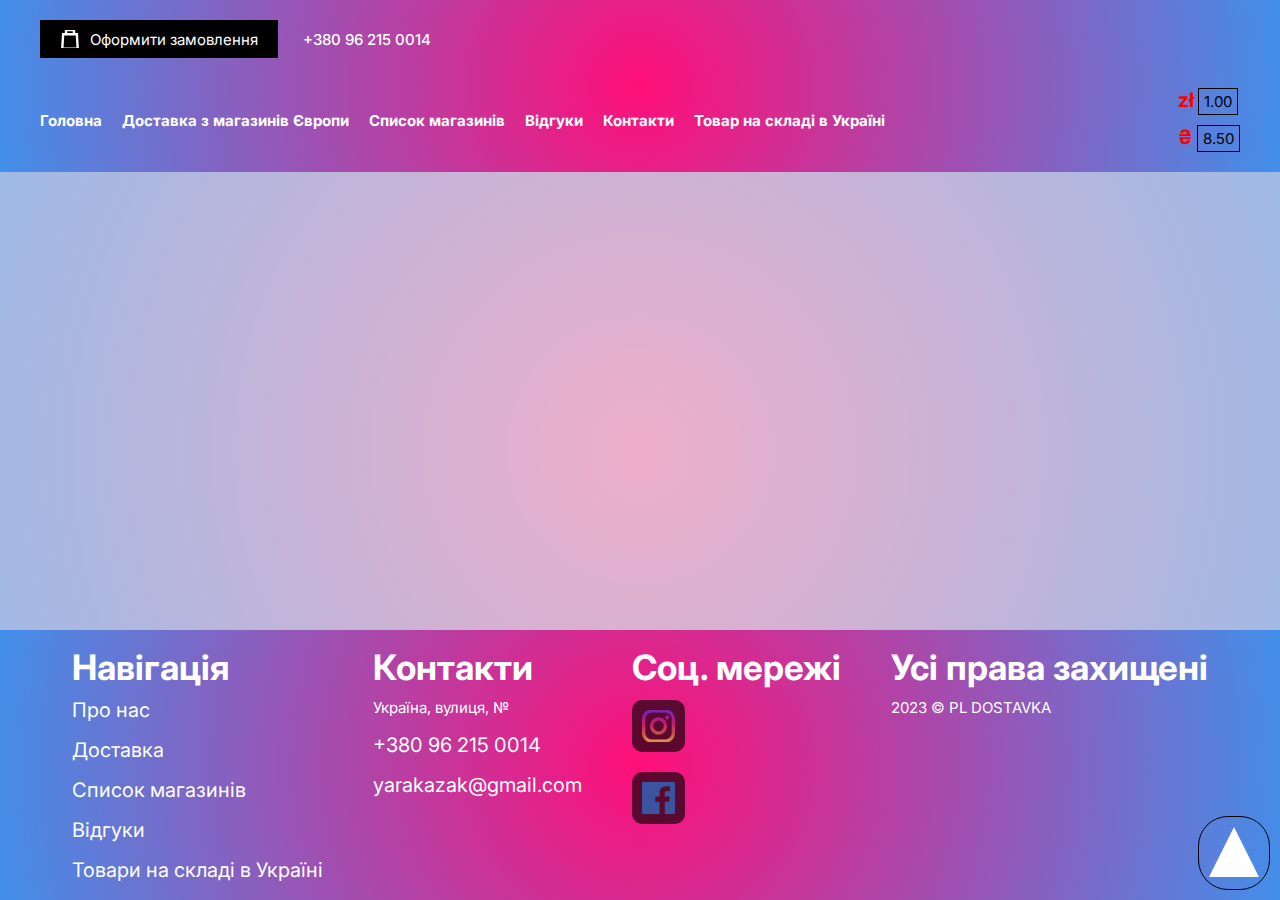
<file: reviews.html>
<!DOCTYPE html>
<html lang="uk">

<head>
	<title>Відгуки</title>
	<meta charset="UTF-8">
	<meta name="format-detection" content="telephone=no">
	<!-- <style>body{opacity: 0;}</style> -->
	<link rel="stylesheet" href="css/style.min.css?_v=20230221135643">
	<link rel="shortcut icon" href="favicon.ico">
	<!-- <meta name="robots" content="noindex, nofollow"> -->
	<meta name="viewport" content="width=device-width, initial-scale=1.0">
</head>

<body>
	<div class="wrapper">
		<header class="header">
			<div class="header__container">
				<div class="header__top">
					<button type="button" class="menu__icon icon-menu"><span></span></button>
					<div data-da=".menu__body, 767.5" class="header__actions">
						<a href="booking.html" class="header__button">Оформити замовлення</a>
						<a class="header__call" href="tel:+380962150014">+380 96 215 0014</a>
					</div>
				</div>
				<div class="header__bottom">
					<div class="header__menu menu">
						<nav class="menu__body">
							<ul class="menu__list">
								<li class="menu__item"><a href="home.html" class="menu__link">Головна</a></li>
								<li class="menu__item"><a href="delivery.html" class="menu__link">Доставка з магазинів Європи</a></li>
								<li class="menu__item"><a href="list.html" class="menu__link">Список магазинів</a></li>
								<li class="menu__item"><a href="reviews.html" class="menu__link">Відгуки</a></li>
								<li class="menu__item"><a href="contacts.html" class="menu__link">Контакти</a></li>
								<li class="menu__item"><a href="stock.html" class="menu__link">Товар на складі в Україні</a></li>
							</ul>
						</nav>
					</div>
					<div class="header__rate rate">
						<ul class="rate__list">
							<li class="rate__item">
								<span>zł</span>
								<div class="rate__value">1.00</div>
							</li>
							<li class="rate__item">
								<span>₴</span>
								<div class="rate__value">8.50</div>
							</li>
						</ul>
					</div>
				</div>
			</div>
		</header>

		<main class="page">
			<div class="page__arrow arrow">
				<a href="" class="arrow__item"><span></span></a>
			</div>
		</main>
		<footer class="footer">
			<div class="footer__container">
				<div class="footer__menu">
					<h2 class="footer__title">Навігація</h2>
					<nav class="footer__nav nav">
						<ul class="nav__list">
							<li class="nav__item"><a href="about.html" class="nav__link">Про нас</a></li>
							<li class="nav__item"><a href="delivery.html" class="nav__link">Доставка</a></li>
							<li class="nav__item"><a href="list.html" class="nav__link">Список магазинів</a></li>
							<li class="nav__item"><a href="reviews.html" class="nav__link">Відгуки</a></li>
							<li class="nav__item"><a href="stock.html" class="nav__link">Товари на складі в Україні</a></li>
						</ul>
					</nav>
				</div>
				<div class="footer__contacts contacts">
					<h2 class="footer__title">Контакти</h2>
					<ul class="contacts__list">
						<li class="contacts__item">Україна, вулиця, №</li>
						<li class="contacts__item"><a href="tel:++380962150014" class="contacts__link">+380 96 215 0014</a></li>
						<li class="contacts__item"><a href="mailto: yarakazak@gmail.com" class="contacts__link"> yarakazak@gmail.com</a></li>
					</ul>
				</div>
				<div class="footer__social social">
					<h2 class="footer__title">Соц. мережі</h2>
					<ul class="social__list">
						<li class="social__item">
							<a href="https://www.instagram.com/p/CljUZ6UNMYS/?igshid=YmMyMTA2M2Y=" target="_blank" class="social__link">
								<picture><source srcset="img/footer/inst.webp" type="image/webp"><img src="img/footer/inst.png" alt="instagram" /></picture></a>
						</li>
						<li class="social__item">
							<a href="https://www.facebook.com/groups/1600153050379614" target="_blank" class="social__link">
								<picture><source srcset="img/footer/fb.webp" type="image/webp"><img src="img/footer/fb.png" alt="facebook" /></picture></a>
						</li>
					</ul>
				</div>
				<div class="footer__copyright">
					<h2 class="footer__title">Усі права захищені</h2>
					2023 © PL DOSTAVKA
				</div>
			</div>
		</footer>

	</div>
	<script src="js/app.min.js?_v=20230221135643"></script>
</body>

</html>
</file>
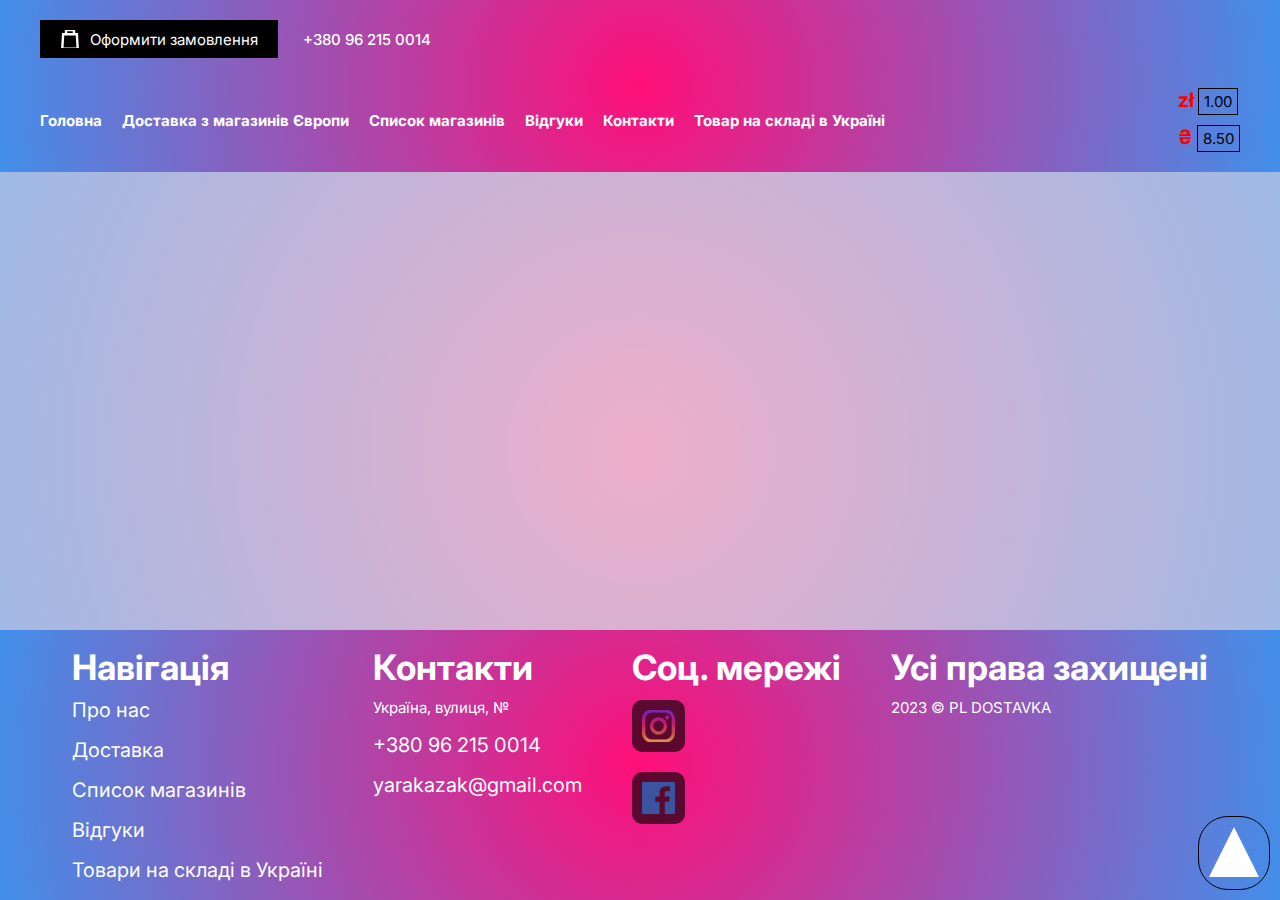
<file: stock.html>
<!DOCTYPE html>
<html lang="uk">

<head>
	<title>Товар на складі</title>
	<meta charset="UTF-8">
	<meta name="format-detection" content="telephone=no">
	<!-- <style>body{opacity: 0;}</style> -->
	<link rel="stylesheet" href="css/style.min.css?_v=20230221135643">
	<link rel="shortcut icon" href="favicon.ico">
	<!-- <meta name="robots" content="noindex, nofollow"> -->
	<meta name="viewport" content="width=device-width, initial-scale=1.0">
</head>

<body>
	<div class="wrapper">
		<header class="header">
			<div class="header__container">
				<div class="header__top">
					<button type="button" class="menu__icon icon-menu"><span></span></button>
					<div data-da=".menu__body, 767.5" class="header__actions">
						<a href="booking.html" class="header__button">Оформити замовлення</a>
						<a class="header__call" href="tel:+380962150014">+380 96 215 0014</a>
					</div>
				</div>
				<div class="header__bottom">
					<div class="header__menu menu">
						<nav class="menu__body">
							<ul class="menu__list">
								<li class="menu__item"><a href="home.html" class="menu__link">Головна</a></li>
								<li class="menu__item"><a href="delivery.html" class="menu__link">Доставка з магазинів Європи</a></li>
								<li class="menu__item"><a href="list.html" class="menu__link">Список магазинів</a></li>
								<li class="menu__item"><a href="reviews.html" class="menu__link">Відгуки</a></li>
								<li class="menu__item"><a href="contacts.html" class="menu__link">Контакти</a></li>
								<li class="menu__item"><a href="stock.html" class="menu__link">Товар на складі в Україні</a></li>
							</ul>
						</nav>
					</div>
					<div class="header__rate rate">
						<ul class="rate__list">
							<li class="rate__item">
								<span>zł</span>
								<div class="rate__value">1.00</div>
							</li>
							<li class="rate__item">
								<span>₴</span>
								<div class="rate__value">8.50</div>
							</li>
						</ul>
					</div>
				</div>
			</div>
		</header>

		<main class="page">
			<div class="page__arrow arrow">
				<a href="" class="arrow__item"><span></span></a>
			</div>
		</main>
		<footer class="footer">
			<div class="footer__container">
				<div class="footer__menu">
					<h2 class="footer__title">Навігація</h2>
					<nav class="footer__nav nav">
						<ul class="nav__list">
							<li class="nav__item"><a href="about.html" class="nav__link">Про нас</a></li>
							<li class="nav__item"><a href="delivery.html" class="nav__link">Доставка</a></li>
							<li class="nav__item"><a href="list.html" class="nav__link">Список магазинів</a></li>
							<li class="nav__item"><a href="reviews.html" class="nav__link">Відгуки</a></li>
							<li class="nav__item"><a href="stock.html" class="nav__link">Товари на складі в Україні</a></li>
						</ul>
					</nav>
				</div>
				<div class="footer__contacts contacts">
					<h2 class="footer__title">Контакти</h2>
					<ul class="contacts__list">
						<li class="contacts__item">Україна, вулиця, №</li>
						<li class="contacts__item"><a href="tel:++380962150014" class="contacts__link">+380 96 215 0014</a></li>
						<li class="contacts__item"><a href="mailto: yarakazak@gmail.com" class="contacts__link"> yarakazak@gmail.com</a></li>
					</ul>
				</div>
				<div class="footer__social social">
					<h2 class="footer__title">Соц. мережі</h2>
					<ul class="social__list">
						<li class="social__item">
							<a href="https://www.instagram.com/p/CljUZ6UNMYS/?igshid=YmMyMTA2M2Y=" target="_blank" class="social__link">
								<picture><source srcset="img/footer/inst.webp" type="image/webp"><img src="img/footer/inst.png" alt="instagram" /></picture></a>
						</li>
						<li class="social__item">
							<a href="https://www.facebook.com/groups/1600153050379614" target="_blank" class="social__link">
								<picture><source srcset="img/footer/fb.webp" type="image/webp"><img src="img/footer/fb.png" alt="facebook" /></picture></a>
						</li>
					</ul>
				</div>
				<div class="footer__copyright">
					<h2 class="footer__title">Усі права захищені</h2>
					2023 © PL DOSTAVKA
				</div>
			</div>
		</footer>

	</div>
	<script src="js/app.min.js?_v=20230221135643"></script>
</body>

</html>
</file>
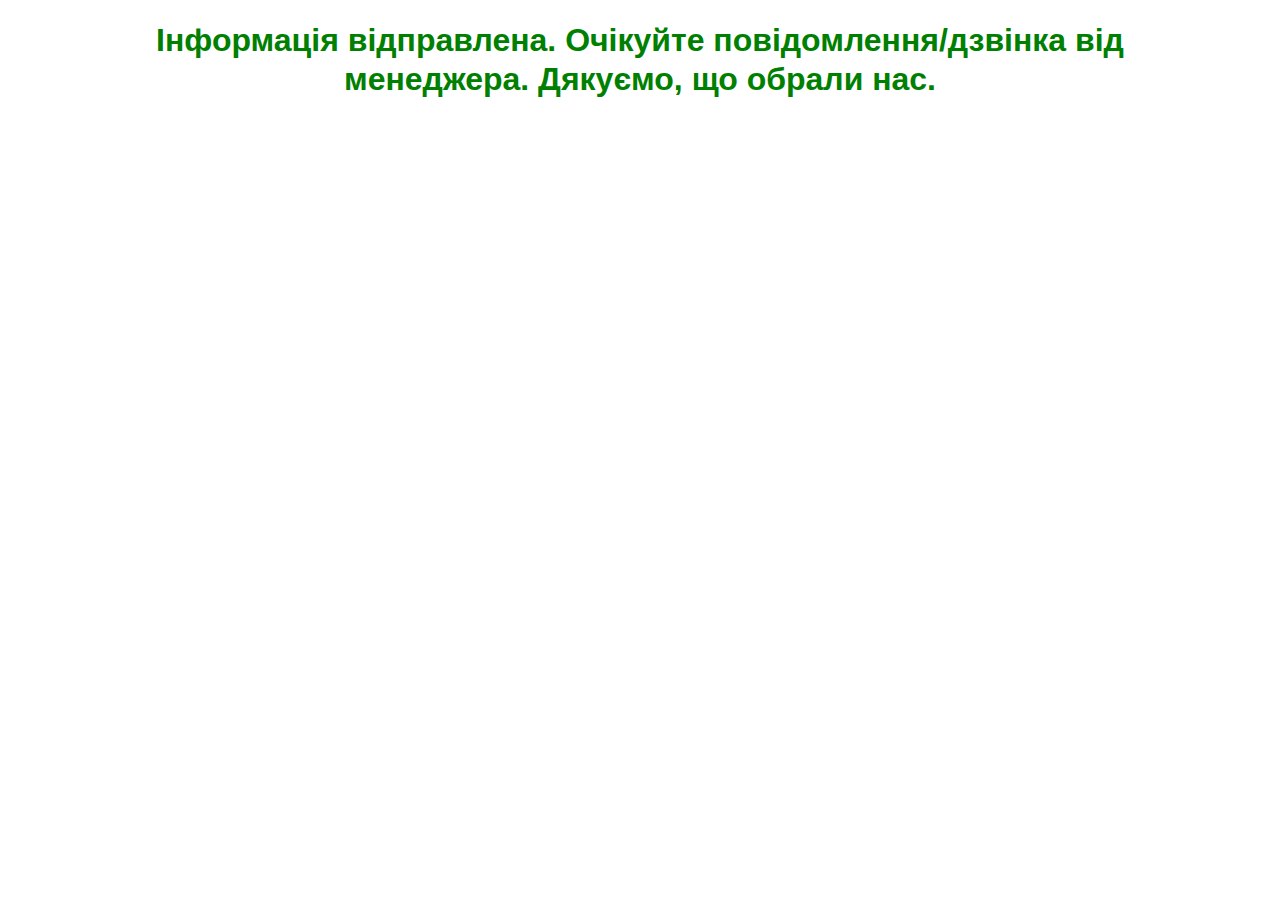
<file: thank-you.html>
<!DOCTYPE html>
<html lang="en">

<head>
	<meta charset="UTF-8" />
	<meta http-equiv="X-UA-Compatible" content="IE=edge" />
	<meta name="viewport" content="width=device-width, initial-scale=1.0" />
	<title>Форма відпралена</title>
	<style>
		body {
			max-width: 1100px;
			margin: 0 auto;
			padding-left: 15px;
			padding-right: 15px;
			font-family: sans-serif;
		}

		h1 {
			font-size: 32px;
			font-weight: 700;
			line-height: 1.2;
			color: green;
			text-align: center;
		}
	</style>
</head>

<body>
	<h1>Інформація відправлена. Очікуйте повідомлення/дзвінка від менеджера. Дякуємо, що обрали нас.</h1>
</body>

</html>
</file>
<file: css/style.min.css>
@charset "UTF-8";@import url(https://fonts.googleapis.com/css?family=Inter:300,regular,500,700&display=swap);*{padding:0;margin:0;border:0}*,:after,:before{-webkit-box-sizing:border-box;box-sizing:border-box}body,html{height:100%;min-width:320px}body{color:#000;line-height:1;font-family:Inter;font-size:.9375rem;-ms-text-size-adjust:100%;-moz-text-size-adjust:100%;-webkit-text-size-adjust:100%;-webkit-font-smoothing:antialiased;-moz-osx-font-smoothing:grayscale}button,input,textarea{font-family:Inter;font-size:inherit}button{cursor:pointer;color:inherit;background-color:inherit}a{color:inherit;text-decoration:none}ul li{list-style:none}img{vertical-align:top}h1,h2,h3,h4,h5,h6{font-weight:inherit;font-size:inherit}body{background:-o-radial-gradient(circle,#eeaeca 0,#94bbe9 100%);background:radial-gradient(circle,#eeaeca 0,#94bbe9 100%)}.lock body{overflow:hidden;-ms-touch-action:none;touch-action:none;-ms-scroll-chaining:none;overscroll-behavior:none}.wrapper{min-height:100%;display:-webkit-box;display:-ms-flexbox;display:flex;-webkit-box-orient:vertical;-webkit-box-direction:normal;-ms-flex-direction:column;flex-direction:column;overflow:hidden}@supports (overflow:clip){.wrapper{overflow:clip}}.wrapper>main{-webkit-box-flex:1;-ms-flex:1 1 auto;flex:1 1 auto}.wrapper>*{min-width:0}[class*=__container]{max-width:76.875rem;margin:0 auto;padding:0 .9375rem}[class*=-ibg]{position:relative}[class*=-ibg] img{position:absolute;width:100%;height:100%;top:0;left:0;-o-object-fit:cover;object-fit:cover}[class*=-ibg_contain] img{-o-object-fit:contain;object-fit:contain}.header{background:-o-radial-gradient(circle,#ff0f78 0,#428fe9 100%);background:radial-gradient(circle,#ff0f78 0,#428fe9 100%);z-index:1000;margin-bottom:3.125rem}.header__container{padding-top:1.25rem;display:-webkit-box;display:-ms-flexbox;display:flex;-webkit-box-orient:vertical;-webkit-box-direction:normal;-ms-flex-direction:column;flex-direction:column;gap:1.875rem;padding-bottom:1.25rem}.header__top{display:-webkit-box;display:-ms-flexbox;display:flex;-webkit-box-align:center;-ms-flex-align:center;align-items:center;-webkit-box-pack:justify;-ms-flex-pack:justify;justify-content:space-between;-ms-flex-wrap:wrap;flex-wrap:wrap;gap:.9375rem}.header__actions{display:-webkit-box;display:-ms-flexbox;display:flex;-webkit-box-align:center;-ms-flex-align:center;align-items:center;-ms-flex-wrap:wrap;flex-wrap:wrap}.header__button{display:-webkit-inline-box;display:-ms-inline-flexbox;display:inline-flex;-webkit-box-align:center;-ms-flex-align:center;align-items:center;color:#fff;background-color:#000;gap:.625rem;padding:.625rem 1.25rem;-webkit-transition:all .3s ease 0s;-o-transition:all .3s ease 0s;transition:all .3s ease 0s}.header__button::before{content:"";background:url(../img/header/cart.svg) center no-repeat;height:1.125rem;width:1.25rem}.header__button:hover{-webkit-transform:translate(0,-3px);-ms-transform:translate(0,-3px);transform:translate(0,-3px)}.header__call{font-weight:500;-webkit-transition:all .3s ease 0s;-o-transition:all .3s ease 0s;transition:all .3s ease 0s;color:#fff}.header__call:hover{-webkit-transform:scale(1.1);-ms-transform:scale(1.1);transform:scale(1.1)}.header__bottom{display:-webkit-box;display:-ms-flexbox;display:flex;-webkit-box-align:center;-ms-flex-align:center;align-items:center;-webkit-box-pack:justify;-ms-flex-pack:justify;justify-content:space-between;-ms-flex-wrap:wrap;flex-wrap:wrap;gap:.9375rem}.menu__link{color:#fff;font-weight:700;position:relative}.menu__link::after{content:"";position:absolute;bottom:-.3125rem;left:0;width:0;height:.0625rem;background-color:#fff;-webkit-transition:all .3s ease 0s;-o-transition:all .3s ease 0s;transition:all .3s ease 0s}.menu__link:hover::after{content:"";width:100%}.rate__list{display:-webkit-box;display:-ms-flexbox;display:flex;-webkit-box-orient:vertical;-webkit-box-direction:normal;-ms-flex-direction:column;flex-direction:column;gap:.625rem}.rate__item span{color:red;font-size:1.25rem;font-weight:700}.rate__value{display:inline-block;border:1px solid #000;padding:.3125rem}.icon-menu{display:none}.footer{background:-o-radial-gradient(circle,#ff0f78 0,#428fe9 100%);background:radial-gradient(circle,#ff0f78 0,#428fe9 100%);color:#fff}.footer__container{padding-top:1.25rem;padding-bottom:1.25rem;display:-webkit-box;display:-ms-flexbox;display:flex;-webkit-box-pack:center;-ms-flex-pack:center;justify-content:center;gap:3.125rem;-ms-flex-wrap:wrap;flex-wrap:wrap}.footer__title{font-weight:700;font-size:2.1875rem;margin-bottom:.9375rem}.nav__item:not(:last-child){margin-bottom:1.25rem}.nav__link{font-size:1.25rem;-webkit-transition:all .3s ease 0s;-o-transition:all .3s ease 0s;transition:all .3s ease 0s}.nav__link:hover{color:red}.contacts__item:not(:last-child){margin-bottom:1.25rem}.contacts__link{font-size:1.25rem;-webkit-transition:all .3s ease 0s;-o-transition:all .3s ease 0s;transition:all .3s ease 0s}.contacts__link:hover{color:#00f}.social__item:not(:last-child){margin-bottom:1.25rem}.social__link{background-color:rgba(0,0,0,.627);padding:.625rem;display:inline-block;border-radius:10px;-webkit-transition:all .3s ease 0s;-o-transition:all .3s ease 0s;transition:all .3s ease 0s}.social__link:hover{background-color:#000}.arrow{position:fixed;bottom:.625rem;right:.625rem}.arrow__item{border:1px solid #000;border-radius:30px;padding:.625rem;display:inline-block}.arrow__item span{width:0;height:0;border-left:1.5625rem solid transparent;border-right:1.5625rem solid transparent;border-bottom:3.125rem solid #fff;display:inline-block}.main-block{margin-bottom:3.125rem}.main-block__label{text-align:center;margin-bottom:1.5625rem}.main-block__label>*{margin-bottom:.9375rem}.main-block__label>:last-child{margin-bottom:0}.main-block__title{font-weight:700;font-size:2rem;text-transform:uppercase;line-height:1.2}.main-block__subtitle{font-weight:500;font-size:1.625rem;line-height:1.2}.main-block__row{display:-webkit-box;display:-ms-flexbox;display:flex;gap:.9375rem}.main-block__column{border:1px solid #000;border-radius:10px;-webkit-box-shadow:0 0 5px rgba(0,0,0,.3);box-shadow:0 0 5px rgba(0,0,0,.3);display:-webkit-box;display:-ms-flexbox;display:flex;-webkit-box-orient:vertical;-webkit-box-direction:normal;-ms-flex-direction:column;flex-direction:column;-webkit-box-pack:center;-ms-flex-pack:center;justify-content:center;-webkit-box-align:center;-ms-flex-align:center;align-items:center;gap:1.25rem;padding:.9375rem .625rem}.main-block__column>*{margin-bottom:.9375rem}.main-block__column>:last-child{margin-bottom:0}.main-block__caption{font-weight:500;font-size:1.4375rem;text-align:center}.main-block__text{text-align:center;line-height:1.2}.main-block__text p:not(:last-child){margin-bottom:.625rem}.how{margin-bottom:3.125rem}.how__title{font-weight:700;font-size:2.25rem;line-height:1.1;text-align:center;margin-bottom:1.5625rem}.how__row{display:-webkit-box;display:-ms-flexbox;display:flex;-webkit-box-pack:center;-ms-flex-pack:center;justify-content:center;-webkit-box-align:center;-ms-flex-align:center;align-items:center;justify-content:center;align-items:center;gap:1.875rem}.how__column{-webkit-box-shadow:0 0 5px rgba(0,0,0,.3);box-shadow:0 0 5px rgba(0,0,0,.3);display:-webkit-box;display:-ms-flexbox;display:flex;-webkit-box-orient:vertical;-webkit-box-direction:normal;-ms-flex-direction:column;flex-direction:column;-webkit-box-pack:center;-ms-flex-pack:center;justify-content:center;-webkit-box-align:center;-ms-flex-align:center;align-items:center;padding:.9375rem .625rem;border-radius:10px;-webkit-box-flex:0;-ms-flex:0 1 25%;flex:0 1 25%}.how__column>*{margin-bottom:.9375rem}.how__column>:last-child{margin-bottom:0}.how__icon{text-align:center}.how__text{max-width:21.875rem;text-align:center;line-height:1.2}.how__text p:not(:last-child){margin-bottom:.9375rem}.features{margin-bottom:3.125rem}.features__title{font-size:2.125rem;font-weight:700;line-height:1.15;text-align:center;margin-bottom:1.5625rem}.features__row{display:-ms-grid;display:grid;-ms-grid-rows:1fr 4.375rem 1fr;-ms-grid-columns:200px 4.375rem 200px 4.375rem 200px;grid-template:1fr 1fr/repeat(3,200px);grid-auto-flow:column;-webkit-box-pack:center;-ms-flex-pack:center;justify-content:center;gap:4.375rem}.features__column{text-align:center;display:-webkit-box;display:-ms-flexbox;display:flex;-webkit-box-orient:vertical;-webkit-box-direction:normal;-ms-flex-direction:column;flex-direction:column;-webkit-box-pack:center;-ms-flex-pack:center;justify-content:center;-webkit-box-align:center;-ms-flex-align:center;align-items:center}.features__column>*{margin-bottom:.9375rem}.features__column>:last-child{margin-bottom:0}.features__caption{font-weight:500;font-size:1.5625rem;max-width:12.5rem;line-height:1.15}.features__text{line-height:1.2}.features__text p:not(:last-child){margin-bottom:.9375rem}.form{margin-bottom:3.125rem}.form__body{display:-webkit-box;display:-ms-flexbox;display:flex;-webkit-box-orient:vertical;-webkit-box-direction:normal;-ms-flex-direction:column;flex-direction:column;-webkit-box-pack:center;-ms-flex-pack:center;justify-content:center;-webkit-box-align:center;-ms-flex-align:center;align-items:center}.form__body>*{margin-bottom:.9375rem}.form__body>:last-child{margin-bottom:0}.form__title{font-size:2.375rem;font-weight:700;margin-bottom:1.5625rem;text-align:center}.form__item{margin-bottom:1.25rem}.form__label{font-size:1.625rem;display:block;margin-bottom:.625rem}.form__input{height:3.125rem;padding:1.25rem;border-radius:5px;width:100%;background-color:#000;color:#fff}.form__input:focus{-webkit-box-shadow:0 0 10px red;box-shadow:0 0 10px red}.form__input:hover{-webkit-box-shadow:0 0 5px red;box-shadow:0 0 5px red}.form__button{width:100%;display:-webkit-box;display:-ms-flexbox;display:flex;-webkit-box-pack:center;-ms-flex-pack:center;justify-content:center;-webkit-box-align:center;-ms-flex-align:center;align-items:center;min-height:3.75rem;color:#fff;font-size:1.25rem;font-weight:700;background-color:#000;border-radius:20px;-webkit-transition:all .3s ease 0s;-o-transition:all .3s ease 0s;transition:all .3s ease 0s}.form__button:hover{-webkit-transform:translate(0,-3px);-ms-transform:translate(0,-3px);transform:translate(0,-3px)}@media (min-width:47.99875em){.menu__list{display:-webkit-box;display:-ms-flexbox;display:flex;-webkit-box-align:center;-ms-flex-align:center;align-items:center;gap:1.25rem;-ms-flex-wrap:wrap;flex-wrap:wrap}}@media (min-width:75em){.header__actions{gap:1.5625rem}}@media (max-width:68.75em){.header__actions{gap:.9375rem}}@media (max-width:61.99875em){.how__row{-ms-flex-wrap:wrap;flex-wrap:wrap}.features__row{display:-webkit-box;display:-ms-flexbox;display:flex;-webkit-box-orient:vertical;-webkit-box-direction:normal;-ms-flex-direction:column;flex-direction:column;-webkit-box-pack:center;-ms-flex-pack:center;justify-content:center;-webkit-box-align:center;-ms-flex-align:center;align-items:center}}@media (max-width:47.99875em){.header__actions{display:-webkit-inline-box;display:-ms-inline-flexbox;display:inline-flex;-webkit-box-orient:vertical;-webkit-box-direction:normal;-ms-flex-direction:column;flex-direction:column;gap:.9375rem}.header__bottom{-webkit-box-pack:center;-ms-flex-pack:center;justify-content:center;-webkit-box-align:center;-ms-flex-align:center;align-items:center}.menu__body{position:fixed;top:0;left:-100%;width:100%;height:100%;background-color:#fff;overflow:auto;text-align:center;padding:4.375rem .9375rem 1.875rem .9375rem;-webkit-transition:left .3s ease 0s;-o-transition:left .3s ease 0s;transition:left .3s ease 0s}.menu__body::before{content:"";position:fixed;top:0;left:-100%;width:100%;height:3.75rem;background-color:#fff;z-index:2;-webkit-transition:left .3s ease 0s;-o-transition:left .3s ease 0s;transition:left .3s ease 0s}.menu-open .menu__body{left:0}.menu-open .menu__body::before{content:"";left:0}.menu__item{text-align:center;margin-bottom:1.875rem}.menu__link{font-size:2rem;color:#000}.icon-menu{display:block;position:relative;width:1.875rem;height:1.125rem;z-index:5}.icon-menu span,.icon-menu::after,.icon-menu::before{content:"";-webkit-transition:all .3s ease 0s;-o-transition:all .3s ease 0s;transition:all .3s ease 0s;right:0;position:absolute;width:100%;height:.125rem;background-color:#000}.icon-menu::before{top:0}.icon-menu::after{bottom:0}.icon-menu span{top:calc(50% - .0625rem)}.menu-open .icon-menu span{width:0}.menu-open .icon-menu::before{top:calc(50% - .0625rem);-webkit-transform:rotate(-45deg);-ms-transform:rotate(-45deg);transform:rotate(-45deg)}.menu-open .icon-menu::after{bottom:calc(50% - .0625rem);-webkit-transform:rotate(45deg);-ms-transform:rotate(45deg);transform:rotate(45deg)}.footer__title{text-align:center}.footer__copyright{display:-webkit-box;display:-ms-flexbox;display:flex;-webkit-box-orient:vertical;-webkit-box-direction:normal;-ms-flex-direction:column;flex-direction:column;-webkit-box-pack:center;-ms-flex-pack:center;justify-content:center;-webkit-box-align:center;-ms-flex-align:center;align-items:center}.nav__list{display:-webkit-box;display:-ms-flexbox;display:flex;-webkit-box-orient:vertical;-webkit-box-direction:normal;-ms-flex-direction:column;flex-direction:column;-webkit-box-pack:center;-ms-flex-pack:center;justify-content:center;-webkit-box-align:center;-ms-flex-align:center;align-items:center}.contacts__list{display:-webkit-box;display:-ms-flexbox;display:flex;-webkit-box-orient:vertical;-webkit-box-direction:normal;-ms-flex-direction:column;flex-direction:column;-webkit-box-pack:center;-ms-flex-pack:center;justify-content:center;-webkit-box-align:center;-ms-flex-align:center;align-items:center}.social__list{display:-webkit-box;display:-ms-flexbox;display:flex;-webkit-box-orient:vertical;-webkit-box-direction:normal;-ms-flex-direction:column;flex-direction:column;-webkit-box-pack:center;-ms-flex-pack:center;justify-content:center;-webkit-box-align:center;-ms-flex-align:center;align-items:center}.main-block__row{-ms-flex-wrap:wrap;flex-wrap:wrap}}@media (max-width:47.99875em) and (any-hover:none){.icon-menu{cursor:default}}@media (min-width:68.75em) and (max-width:75em){@supports (gap:clamp(0.9375rem ,-5.9375rem + 10vw ,1.5625rem)){.header__actions{gap:clamp(.9375rem ,-5.9375rem + 10vw ,1.5625rem)}}@supports not (gap:clamp(0.9375rem ,-5.9375rem + 10vw ,1.5625rem)){.header__actions{gap:calc(.9375rem + .625 * (100vw - 68.75rem)/ 6.25)}}}
</file>
